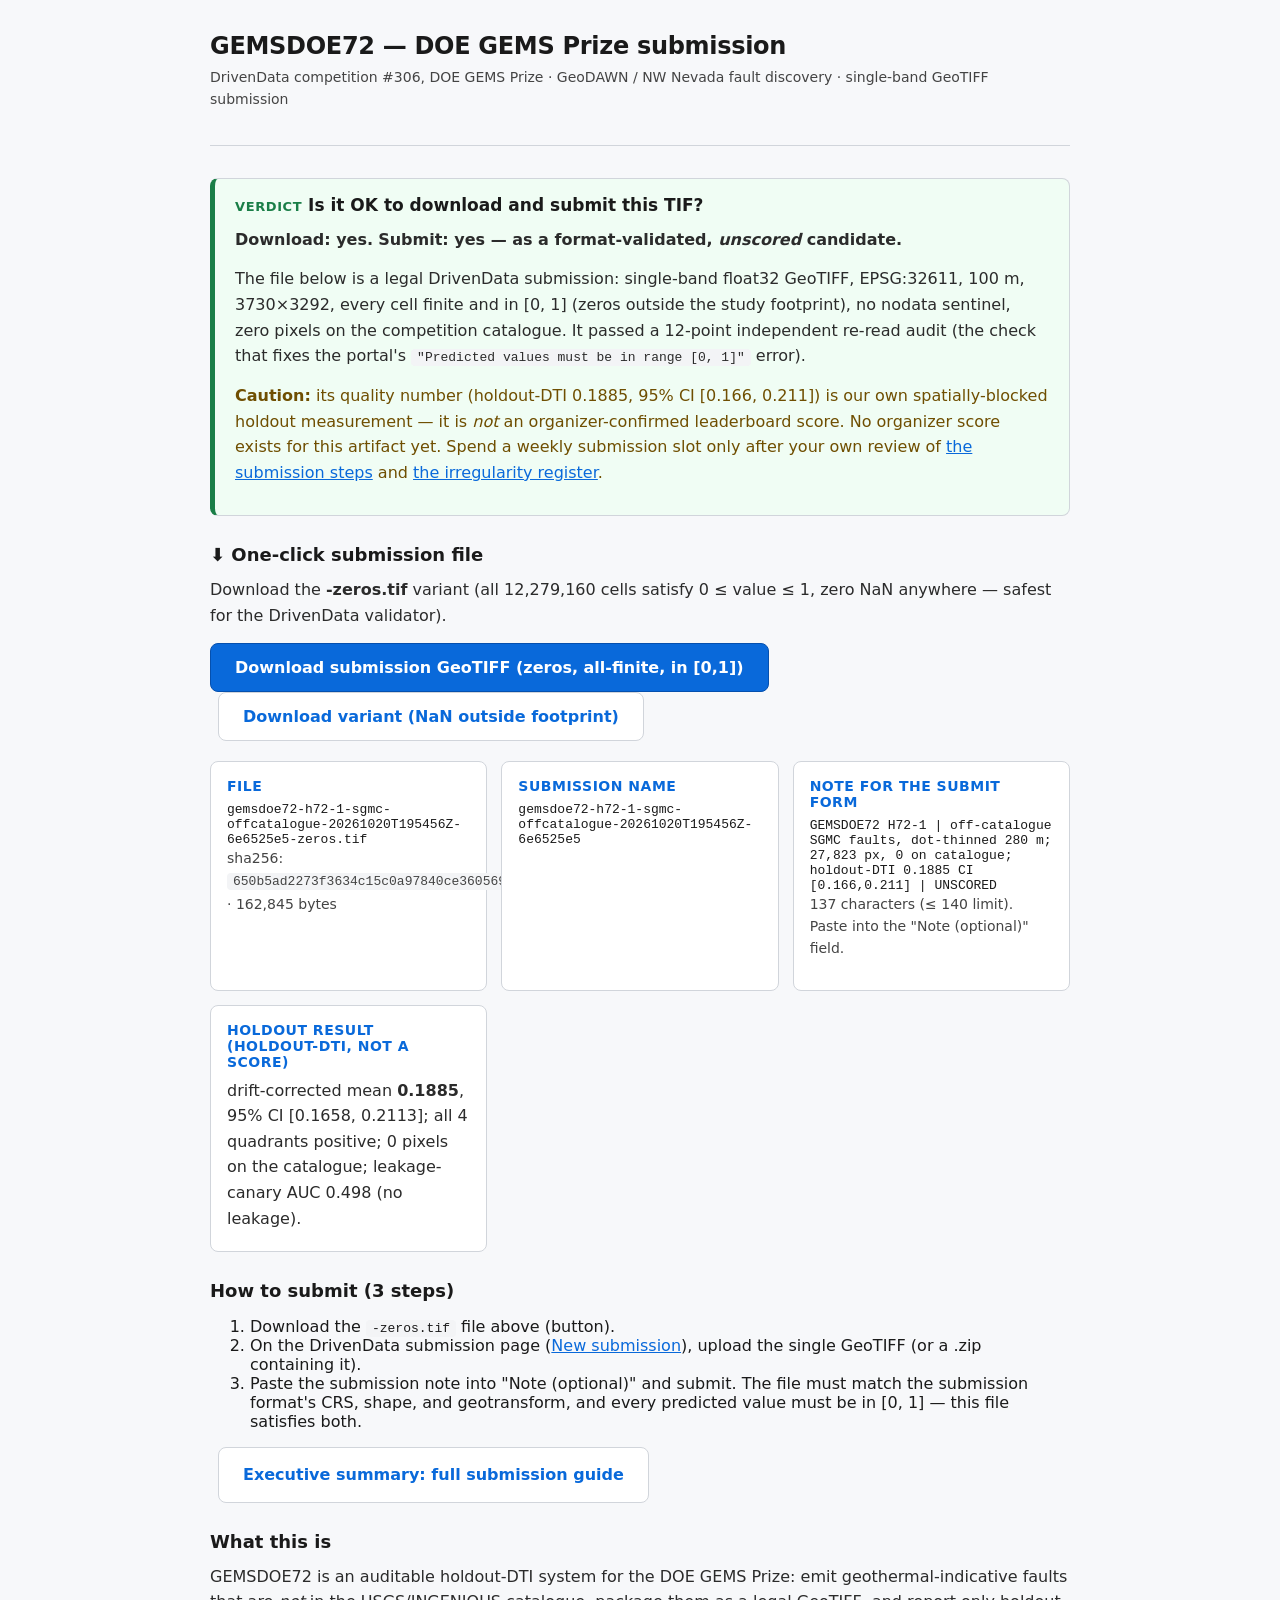
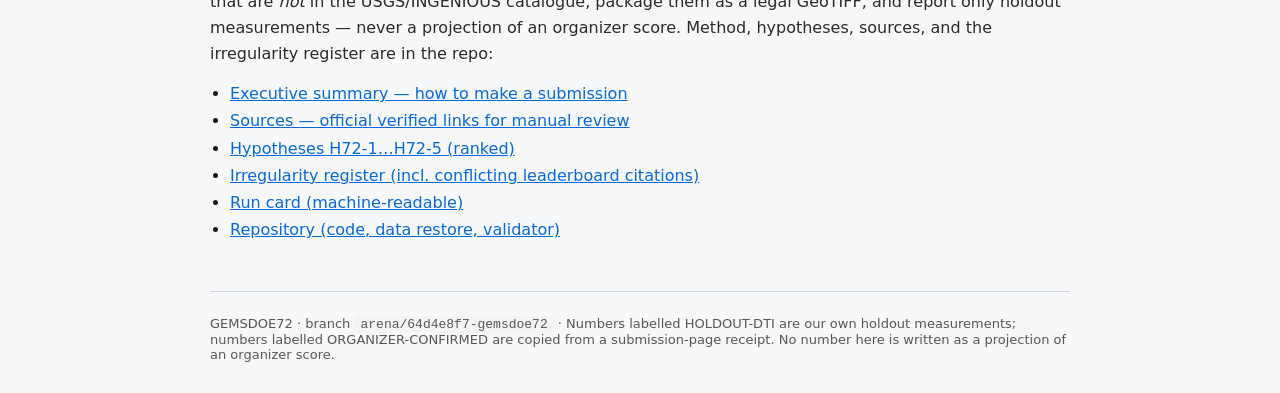
<file: index.html>
<!DOCTYPE html>
<html lang="en">
<meta charset="utf-8">
<meta http-equiv="refresh" content="0; url=docs/index.html">
<meta name="viewport" content="width=device-width, initial-scale=1">
<title>GEMSDOE72 — DOE GEMS Prize submission</title>
<style>
  body { font-family: system-ui, -apple-system, Segoe UI, Roboto, Helvetica, Arial, sans-serif; margin: 0; padding: 40px 20px; color: #1a1a1a; background: #f7f8fa; }
  .shell { max-width: 560px; margin: 0 auto; background: #fff; border: 1px solid #d1d5db; border-radius: 8px; padding: 32px; }
  h1 { font-size: 20px; margin: 0 0 12px; }
  p { line-height: 1.6; margin: 0 0 16px; color: #2b2b2b; }
  a.btn { display: inline-block; background: #0969da; color: #fff; padding: 12px 22px; border-radius: 8px; text-decoration: none; font-weight: 600; border: 1px solid #0550ae; }
  a.btn:hover { background: #0550ae; }
  code { font-family: ui-monospace, SFMono-Regular, Menlo, monospace; font-size: 13px; background: #f3f4f6; padding: 1px 5px; border-radius: 4px; }
</style>
<body>
<div class="shell">
  <h1>GEMSDOE72 — DOE GEMS Prize submission</h1>
  <p>Redirecting to the submission site… <a class="btn" href="docs/index.html">Go to the site (download the submission TIF)</a></p>
  <p class="note">Repository: <code>buffedlizard55-lab/GEMSDOE72</code> · branch <code>arena/64d4e8f7-gemsdoe72</code> merged to <code>main</code>. The submission GeoTIFF lives at <code>docs/downloads/gemsdoe72-h72-1-sgmc-offcatalogue-20261020T195456Z-6e6525e5-zeros.tif</code> (sha256 <code>650b5ad…683966</code>).</p>
</div>
</body>
</html>
</file>
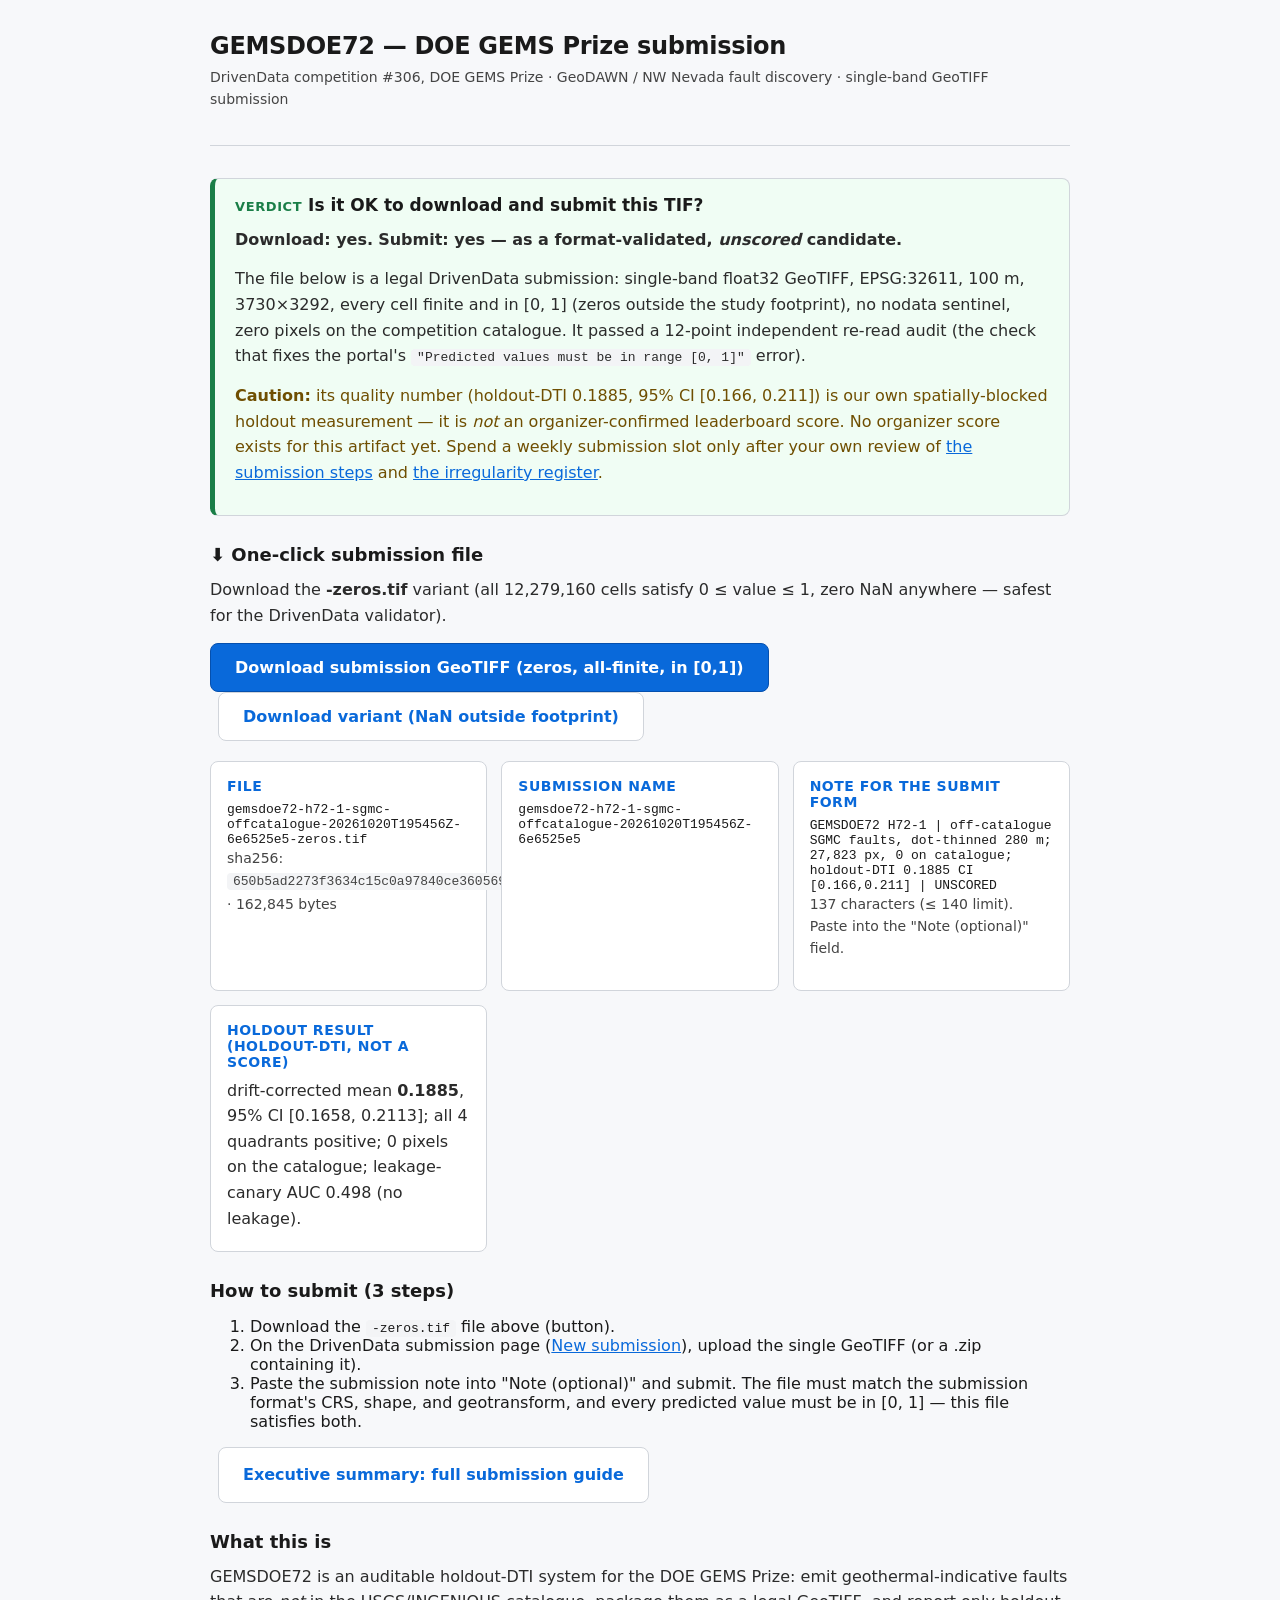
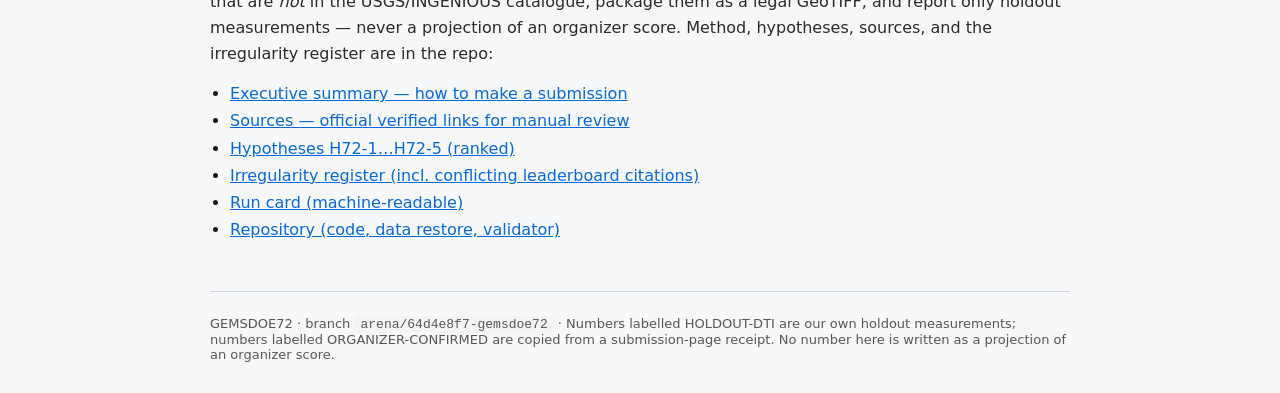
<file: docs/index.html>
<!DOCTYPE html>
<html lang="en">
<head>
<meta charset="utf-8">
<meta name="viewport" content="width=device-width, initial-scale=1">
<title>GEMSDOE72 — DOE GEMS Prize submission</title>
<style>
  body { font-family: system-ui, -apple-system, Segoe UI, Roboto, Helvetica, Arial, sans-serif; margin: 0; padding: 0; color: #1a1a1a; background: #f7f8fa; }
  .shell { max-width: 860px; margin: 0 auto; padding: 32px 20px; }
  header { border-bottom: 1px solid #d1d5db; padding-bottom: 20px; margin-bottom: 32px; }
  h1 { font-size: 24px; margin: 0 0 6px; letter-spacing: -0.3px; }
  h2 { font-size: 18px; margin: 28px 0 12px; font-weight: 600; }
  p { line-height: 1.6; margin: 0 0 14px; color: #2b2b2b; }
  a { color: #0969da; text-decoration: underline; }
  a.btn { display: inline-block; background: #0969da; color: #fff; padding: 14px 24px; border-radius: 8px; text-decoration: none; font-weight: 600; font-size: 16px; border: 1px solid #0550ae; }
  a.btn:hover { background: #0550ae; }
  a.btn.secondary { background: #ffffff; color: #0969da; border: 1px solid #d1d5db; margin-left: 8px; }
  .verdict { border: 1px solid #d1d5db; border-left: 5px solid; border-radius: 8px; padding: 16px 20px; margin: 24px 0; background: #fff; }
  .verdict.yes { border-left-color: #1a7e47; background: #f0fdf4; }
  .verdict h2 { margin-top: 0; font-size: 17px; }
  .verdict .tag { font-weight: 700; font-size: 13px; text-transform: uppercase; letter-spacing: 0.6px; }
  .verdict.yes .tag { color: #1a7e47; }
  .verdict .caution { color: #6f4e01; }
  table { width: 100%; border-collapse: collapse; margin: 16px 0; font-size: 14px; }
  th, td { border: 1px solid #d1d5db; padding: 8px 10px; text-align: left; vertical-align: top; }
  th { background: #f3f4f6; font-weight: 600; }
  code { font-family: ui-monospace, SFMono-Regular, Menlo, monospace; font-size: 13px; background: #f3f4f6; padding: 1px 6px; border-radius: 4px; }
  .mono { font-family: ui-monospace, SFMono-Regular, Menlo, monospace; font-size: 13px; }
  .note { color: #444; font-size: 14px; }
  ul { margin: 6px 0 14px 20px; padding: 0; line-height: 1.7; }
  .grid { display: grid; grid-template-columns: repeat(auto-fit, minmax(260px, 1fr)); gap: 14px; margin: 20px 0; }
  .card { border: 1px solid #d1d5db; border-radius: 8px; padding: 16px; background: #fff; }
  .card h3 { margin: 0 0 8px; font-size: 14px; text-transform: uppercase; letter-spacing: 0.5px; color: #0969da; }
  footer { margin-top: 48px; padding-top: 24px; border-top: 1px solid #d1d5db; color: #575757; font-size: 13px; }
</style>
</head>
<body>
<div class="shell">
  <header>
    <h1>GEMSDOE72 — DOE GEMS Prize submission</h1>
    <p class="note">DrivenData competition #306, DOE GEMS Prize · GeoDAWN / NW Nevada fault discovery · single-band GeoTIFF submission</p>
  </header>

  <section class="verdict yes">
    <h2><span class="tag">verdict</span> Is it OK to download and submit this TIF?</h2>
    <p><strong>Download: yes.</strong> <strong>Submit: yes — as a format-validated, <em>unscored</em> candidate.</strong></p>
    <p>The file below is a legal DrivenData submission: single-band float32 GeoTIFF, EPSG:32611, 100 m, 3730×3292, every cell finite and in [0, 1] (zeros outside the study footprint), no nodata sentinel, zero pixels on the competition catalogue. It passed a 12-point independent re-read audit (the check that fixes the portal's <code>"Predicted values must be in range [0, 1]"</code> error).</p>
    <p class="caution"><strong>Caution:</strong> its quality number (holdout-DTI 0.1885, 95% CI [0.166, 0.211]) is our own spatially-blocked holdout measurement — it is <em>not</em> an organizer-confirmed leaderboard score. No organizer score exists for this artifact yet. Spend a weekly submission slot only after your own review of <a href="executive-summary.html">the submission steps</a> and <a href="irregularities.html">the irregularity register</a>.</p>
  </section>

  <section>
    <h2>⬇ One-click submission file</h2>
    <p>Download the <strong>-zeros.tif</strong> variant (all 12,279,160 cells satisfy 0 ≤ value ≤ 1, zero NaN anywhere — safest for the DrivenData validator).</p>
    <a class="btn" href="downloads/gemsdoe72-h72-1-sgmc-offcatalogue-20261020T195456Z-6e6525e5-zeros.tif" download>Download submission GeoTIFF (zeros, all-finite, in [0,1])</a>
    <a class="btn secondary" href="downloads/gemsdoe72-h72-1-sgmc-offcatalogue-20261020T195456Z-6e6525e5-nan.tif">Download variant (NaN outside footprint)</a>
    <div class="grid">
      <div class="card">
        <h3>File</h3>
        <div class="mono">gemsdoe72-h72-1-sgmc-offcatalogue-20261020T195456Z-6e6525e5-zeros.tif</div>
        <p class="note">sha256: <code class="mono">650b5ad2273f3634c15c0a97840ce36056906d3a2cedb110a77f8708c6783966</code> · 162,845 bytes</p>
      </div>
      <div class="card">
        <h3>Submission name</h3>
        <div class="mono">gemsdoe72-h72-1-sgmc-offcatalogue-20261020T195456Z-6e6525e5</div>
      </div>
      <div class="card">
        <h3>Note for the submit form</h3>
        <div class="mono" style="white-space:pre-wrap">GEMSDOE72 H72-1 | off-catalogue SGMC faults, dot-thinned 280 m; 27,823 px, 0 on catalogue; holdout-DTI 0.1885 CI [0.166,0.211] | UNSCORED</div>
        <p class="note">137 characters (≤ 140 limit). Paste into the "Note (optional)" field.</p>
      </div>
      <div class="card">
        <h3>Holdout result (HOLDOUT-DTI, not a score)</h3>
        <p style="margin:4px 0">drift-corrected mean <strong>0.1885</strong>, 95% CI [0.1658, 0.2113]; all 4 quadrants positive; 0 pixels on the catalogue; leakage-canary AUC 0.498 (no leakage).</p>
      </div>
    </div>
  </section>

  <section>
    <h2>How to submit (3 steps)</h2>
    <ol>
      <li>Download the <code>-zeros.tif</code> file above (button).</li>
      <li>On the DrivenData submission page (<a href="https://www.drivendata.org/competitions/306/competition-doe-gems/submissions/" target="_blank" rel="noopener">New submission</a>), upload the single GeoTIFF (or a .zip containing it).</li>
      <li>Paste the submission note into "Note (optional)" and submit. The file must match the submission format's CRS, shape, and geotransform, and every predicted value must be in [0, 1] — this file satisfies both.</li>
    </ol>
    <p><a class="btn secondary" href="executive-summary.html">Executive summary: full submission guide</a></p>
  </section>

  <section>
    <h2>What this is</h2>
    <p>GEMSDOE72 is an auditable holdout-DTI system for the DOE GEMS Prize: emit geothermal-indicative faults that are <em>not</em> in the USGS/INGENIOUS catalogue, package them as a legal GeoTIFF, and report only holdout measurements — never a projection of an organizer score. Method, hypotheses, sources, and the irregularity register are in the repo:</p>
    <ul>
      <li><a href="executive-summary.html">Executive summary — how to make a submission</a></li>
      <li><a href="sources.html">Sources — official verified links for manual review</a></li>
      <li><a href="hypotheses.html">Hypotheses H72-1…H72-5 (ranked)</a></li>
      <li><a href="irregularities.html">Irregularity register (incl. conflicting leaderboard citations)</a></li>
      <li><a href="run_card.json">Run card (machine-readable)</a></li>
      <li><a href="https://github.com/buffedlizard55-lab/GEMSDOE72">Repository (code, data restore, validator)</a></li>
    </ul>
  </section>

  <footer>
    GEMSDOE72 · branch <code>arena/64d4e8f7-gemsdoe72</code> · Numbers labelled HOLDOUT-DTI are our own holdout measurements; numbers labelled ORGANIZER-CONFIRMED are copied from a submission-page receipt. No number here is written as a projection of an organizer score.
  </footer>
</div>
</body>
</html>
</file>
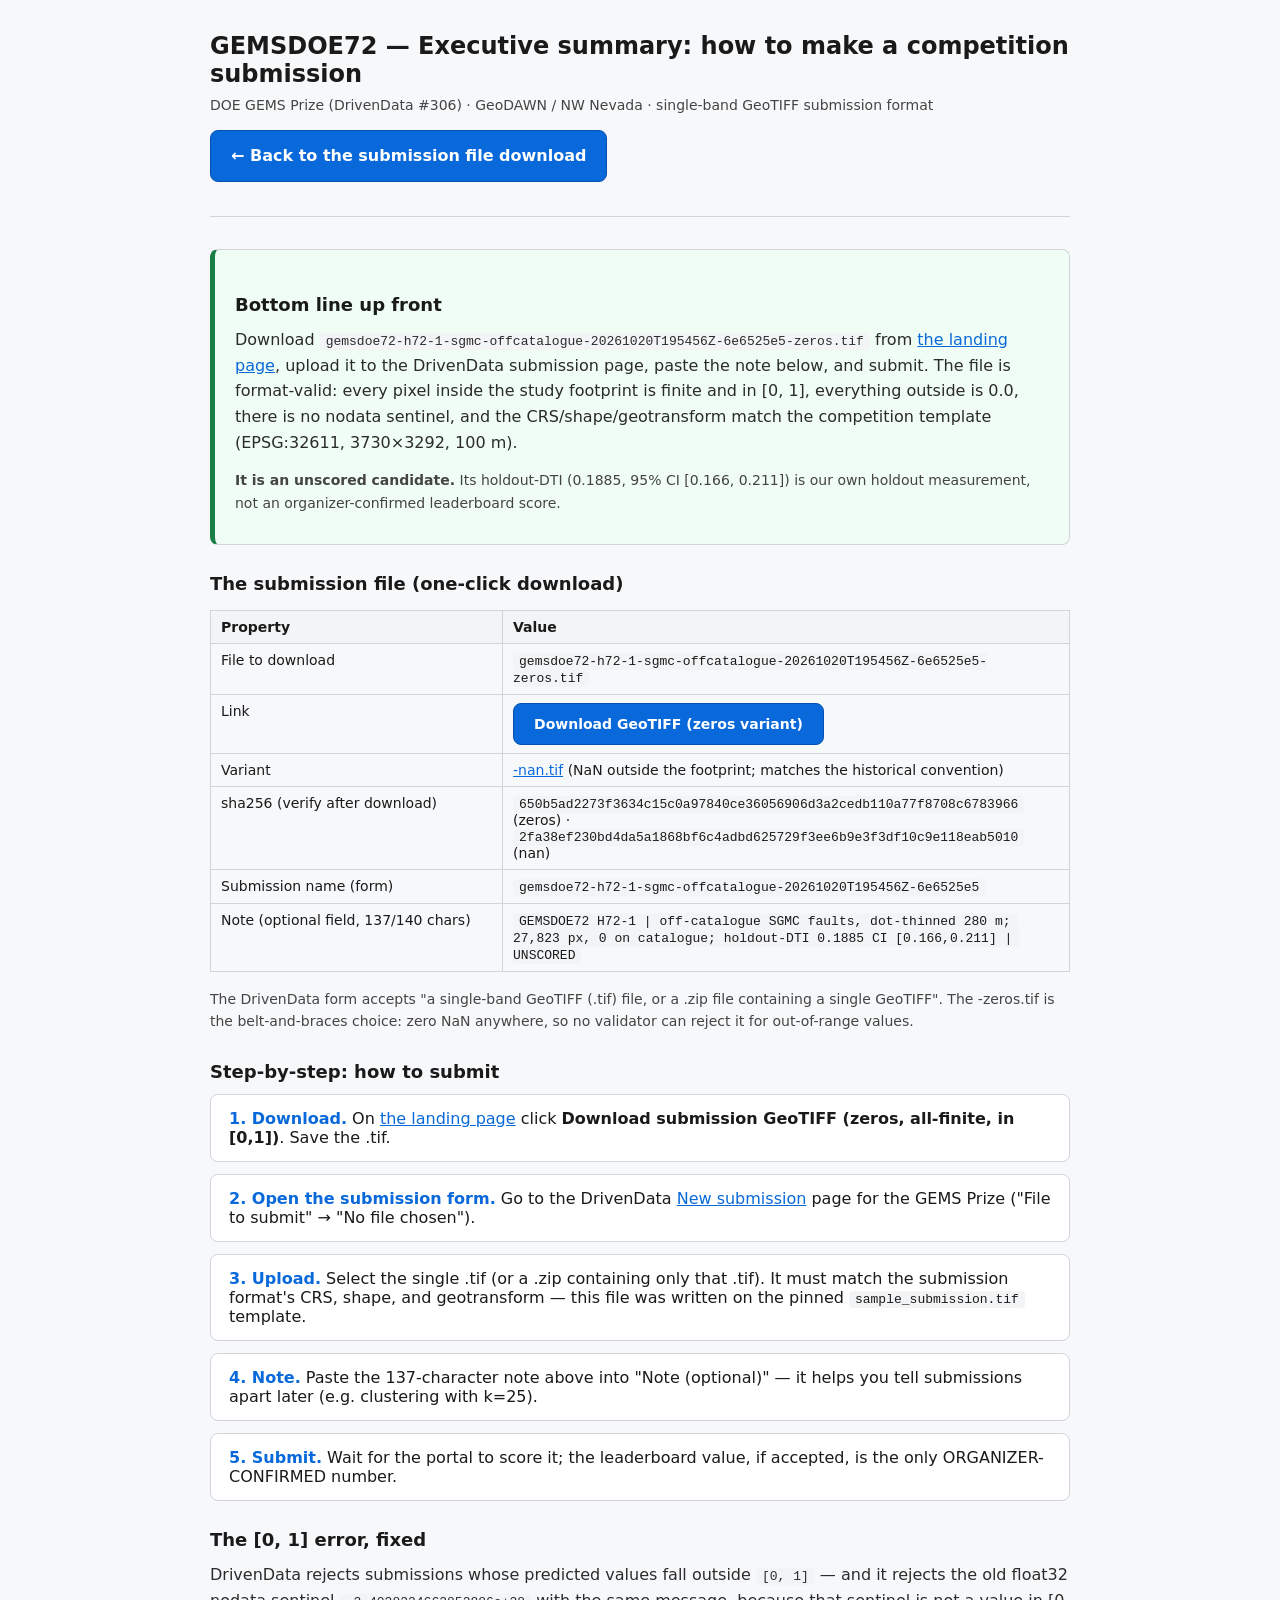
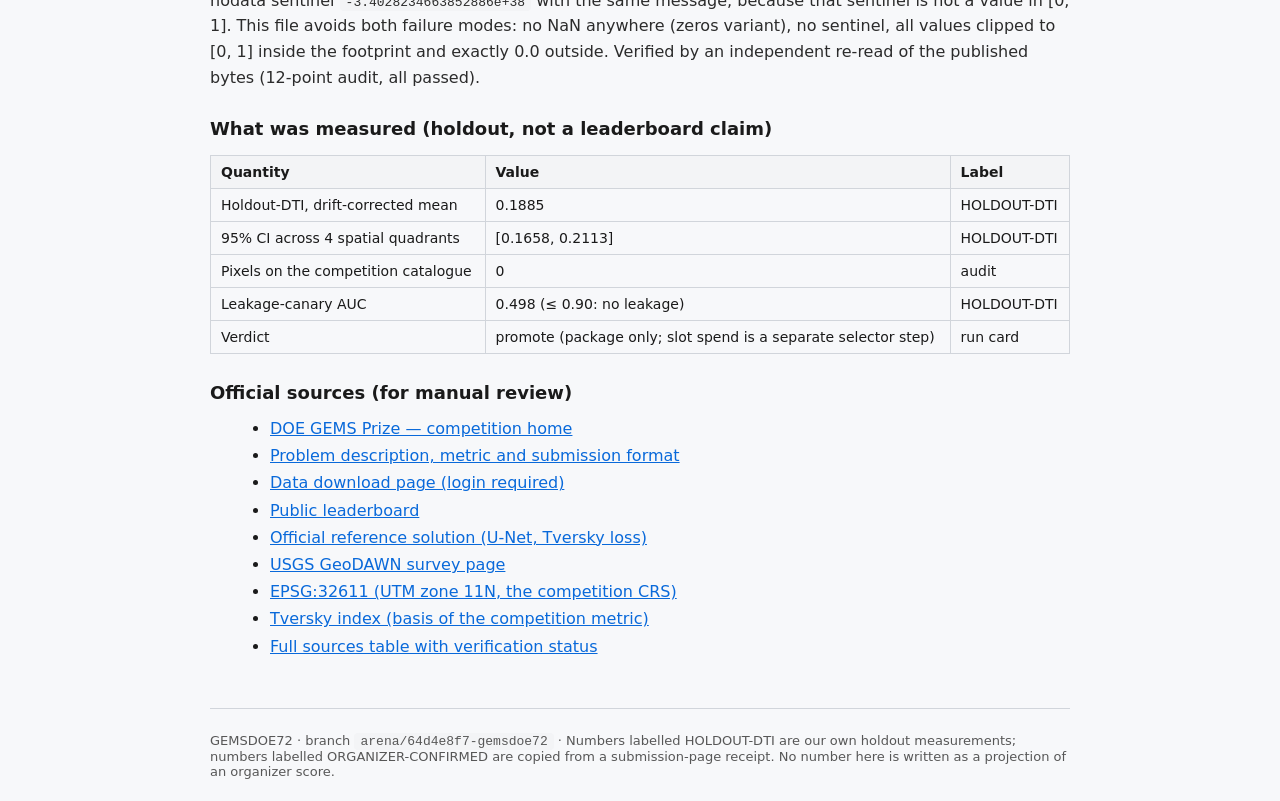
<file: docs/executive-summary.html>
<!DOCTYPE html>
<html lang="en">
<head>
<meta charset="utf-8">
<meta name="viewport" content="width=device-width, initial-scale=1">
<title>GEMSDOE72 — Executive summary: how to make a submission</title>
<style>
  body { font-family: system-ui, -apple-system, Segoe UI, Roboto, Helvetica, Arial, sans-serif; margin: 0; padding: 0; color: #1a1a1a; background: #f7f8fa; }
  .shell { max-width: 860px; margin: 0 auto; padding: 32px 20px; }
  header { border-bottom: 1px solid #d1d5db; padding-bottom: 20px; margin-bottom: 32px; }
  h1 { font-size: 24px; margin: 0 0 6px; }
  h2 { font-size: 18px; margin: 28px 0 12px; font-weight: 600; }
  h3 { font-size: 15px; margin: 18px 0 8px; font-weight: 600; }
  p { line-height: 1.6; margin: 0 0 14px; color: #2b2b2b; }
  a { color: #0969da; text-decoration: underline; }
  a.btn { display: inline-block; background: #0969da; color: #fff; padding: 12px 20px; border-radius: 8px; text-decoration: none; font-weight: 600; border: 1px solid #0550ae; }
  a.btn:hover { background: #0550ae; }
  .verdict { border: 1px solid #d1d5db; border-left: 5px solid #6f4e01; border-radius: 8px; padding: 16px 20px; margin: 24px 0; background: #fffbf0; }
  .verdict.yes { border-left-color: #1a7e47; background: #f0fdf4; }
  table { width: 100%; border-collapse: collapse; margin: 16px 0; font-size: 14px; }
  th, td { border: 1px solid #d1d5db; padding: 8px 10px; text-align: left; vertical-align: top; }
  th { background: #f3f4f6; font-weight: 600; }
  code { font-family: ui-monospace, SFMono-Regular, Menlo, monospace; font-size: 13px; background: #f3f4f6; padding: 1px 6px; border-radius: 4px; }
  .mono { font-family: ui-monospace, SFMono-Regular, Menlo, monospace; font-size: 13px; }
  .note { color: #444; font-size: 14px; }
  ul { margin: 6px 0 14px 20px; line-height: 1.7; }
  ol { margin: 6px 0 14px 22px; line-height: 1.8; }
  .step { border: 1px solid #d1d5db; border-radius: 8px; padding: 14px 18px; margin: 12px 0; background: #fff; }
  .step b { color: #0969da; }
  .badge { display: inline-block; background: #e7e7ea; color: #24292f; border-radius: 6px; padding: 2px 8px; font-size: 12px; font-weight: 600; margin-right: 6px; }
  footer { margin-top: 48px; padding-top: 24px; border-top: 1px solid #d1d5db; color: #575757; font-size: 13px; }
</style>
</head>
<body>
<div class="shell">
  <header>
    <h1>GEMSDOE72 — Executive summary: how to make a competition submission</h1>
    <p class="note">DOE GEMS Prize (DrivenData #306) · GeoDAWN / NW Nevada · single-band GeoTIFF submission format</p>
    <p><a class="btn" href="index.html">← Back to the submission file download</a></p>
  </header>

  <section class="verdict yes">
    <h2>Bottom line up front</h2>
    <p>Download <code>gemsdoe72-h72-1-sgmc-offcatalogue-20261020T195456Z-6e6525e5-zeros.tif</code> from <a href="index.html">the landing page</a>, upload it to the DrivenData submission page, paste the note below, and submit. The file is format-valid: every pixel inside the study footprint is finite and in [0, 1], everything outside is 0.0, there is no nodata sentinel, and the CRS/shape/geotransform match the competition template (EPSG:32611, 3730×3292, 100 m).</p>
    <p class="note"><strong>It is an unscored candidate.</strong> Its holdout-DTI (0.1885, 95% CI [0.166, 0.211]) is our own holdout measurement, not an organizer-confirmed leaderboard score.</p>
  </section>

  <section>
    <h2>The submission file (one-click download)</h2>
    <table>
      <tr><th style="width:34%">Property</th><th>Value</th></tr>
      <tr><td>File to download</td><td><code class="mono">gemsdoe72-h72-1-sgmc-offcatalogue-20261020T195456Z-6e6525e5-zeros.tif</code></td></tr>
      <tr><td>Link</td><td><a href="downloads/gemsdoe72-h72-1-sgmc-offcatalogue-20261020T195456Z-6e6525e5-zeros.tif" class="btn">Download GeoTIFF (zeros variant)</a></td></tr>
      <tr><td>Variant</td><td><a href="downloads/gemsdoe72-h72-1-sgmc-offcatalogue-20261020T195456Z-6e6525e5-nan.tif">-nan.tif</a> (NaN outside the footprint; matches the historical convention)</a></td></tr>
      <tr><td>sha256 (verify after download)</td><td><code class="mono">650b5ad2273f3634c15c0a97840ce36056906d3a2cedb110a77f8708c6783966</code> (zeros) · <code class="mono">2fa38ef230bd4da5a1868bf6c4adbd625729f3ee6b9e3f3df10c9e118eab5010</code> (nan)</td></tr>
      <tr><td>Submission name (form)</td><td><code class="mono">gemsdoe72-h72-1-sgmc-offcatalogue-20261020T195456Z-6e6525e5</code></td></tr>
      <tr><td>Note (optional field, 137/140 chars)</td><td><code class="mono" style="white-space:pre-wrap">GEMSDOE72 H72-1 | off-catalogue SGMC faults, dot-thinned 280 m; 27,823 px, 0 on catalogue; holdout-DTI 0.1885 CI [0.166,0.211] | UNSCORED</code></td></tr>
    </table>
    <p class="note">The DrivenData form accepts "a single-band GeoTIFF (.tif) file, or a .zip file containing a single GeoTIFF". The -zeros.tif is the belt-and-braces choice: zero NaN anywhere, so no validator can reject it for out-of-range values.</p>
  </section>

  <section>
    <h2>Step-by-step: how to submit</h2>
    <div class="step"><b>1. Download.</b> On <a href="index.html">the landing page</a> click <strong>Download submission GeoTIFF (zeros, all-finite, in [0,1])</strong>. Save the .tif.</div>
    <div class="step"><b>2. Open the submission form.</b> Go to the DrivenData <a href="https://www.drivendata.org/competitions/306/competition-doe-gems/submissions/" target="_blank" rel="noopener">New submission</a> page for the GEMS Prize ("File to submit" → "No file chosen").</div>
    <div class="step"><b>3. Upload.</b> Select the single .tif (or a .zip containing only that .tif). It must match the submission format's CRS, shape, and geotransform — this file was written on the pinned <code>sample_submission.tif</code> template.</div>
    <div class="step"><b>4. Note.</b> Paste the 137-character note above into "Note (optional)" — it helps you tell submissions apart later (e.g. clustering with k=25).</div>
    <div class="step"><b>5. Submit.</b> Wait for the portal to score it; the leaderboard value, if accepted, is the only ORGANIZER-CONFIRMED number.</div>
  </section>

  <section>
    <h2>The [0, 1] error, fixed</h2>
    <p>DrivenData rejects submissions whose predicted values fall outside <code>[0, 1]</code> — and it rejects the old float32 nodata sentinel <code>-3.4028234663852886e+38</code> with the same message, because that sentinel is not a value in [0, 1]. This file avoids both failure modes: no NaN anywhere (zeros variant), no sentinel, all values clipped to [0, 1] inside the footprint and exactly 0.0 outside. Verified by an independent re-read of the published bytes (12-point audit, all passed).</p>
  </section>

  <section>
    <h2>What was measured (holdout, not a leaderboard claim)</h2>
    <table>
      <tr><th>Quantity</th><th>Value</th><th>Label</th></tr>
      <tr><td>Holdout-DTI, drift-corrected mean</td><td>0.1885</td><td>HOLDOUT-DTI</td></tr>
      <tr><td>95% CI across 4 spatial quadrants</td><td>[0.1658, 0.2113]</td><td>HOLDOUT-DTI</td></tr>
      <tr><td>Pixels on the competition catalogue</td><td>0</td><td>audit</td></tr>
      <tr><td>Leakage-canary AUC</td><td>0.498 (≤ 0.90: no leakage)</td><td>HOLDOUT-DTI</td></tr>
      <tr><td>Verdict</td><td>promote (package only; slot spend is a separate selector step)</td><td>run card</td></tr>
    </table>
  </section>

  <section>
    <h2>Official sources (for manual review)</h2>
    <ul>
      <li><a href="https://www.drivendata.org/competitions/306/competition-doe-gems/" target="_blank" rel="noopener">DOE GEMS Prize — competition home</a></li>
      <li><a href="https://www.drivendata.org/competitions/306/competition-doe-gems/page/967/" target="_blank" rel="noopener">Problem description, metric and submission format</a></li>
      <li><a href="https://www.drivendata.org/competitions/306/competition-doe-gems/data/" target="_blank" rel="noopener">Data download page (login required)</a></li>
      <li><a href="https://www.drivendata.org/competitions/306/competition-doe-gems/leaderboard/" target="_blank" rel="noopener">Public leaderboard</a></li>
      <li><a href="https://github.com/drivendataorg/gems-prize-reference-solution" target="_blank" rel="noopener">Official reference solution (U-Net, Tversky loss)</a></li>
      <li><a href="https://www.usgs.gov/data/geodawn-airborne-magnetic-and-radiometric-surveys-northwestern-great-basin-nevada-and" target="_blank" rel="noopener">USGS GeoDAWN survey page</a></li>
      <li><a href="https://epsg.io/32611" target="_blank" rel="noopener">EPSG:32611 (UTM zone 11N, the competition CRS)</a></li>
      <li><a href="https://en.wikipedia.org/wiki/Tversky_index" target="_blank" rel="noopener">Tversky index (basis of the competition metric)</a></li>
      <li><a href="sources.html">Full sources table with verification status</a></li>
    </ul>
  </section>

  <footer>
    GEMSDOE72 · branch <code>arena/64d4e8f7-gemsdoe72</code> · Numbers labelled HOLDOUT-DTI are our own holdout measurements; numbers labelled ORGANIZER-CONFIRMED are copied from a submission-page receipt. No number here is written as a projection of an organizer score.
  </footer>
</div>
</body>
</html>
</file>
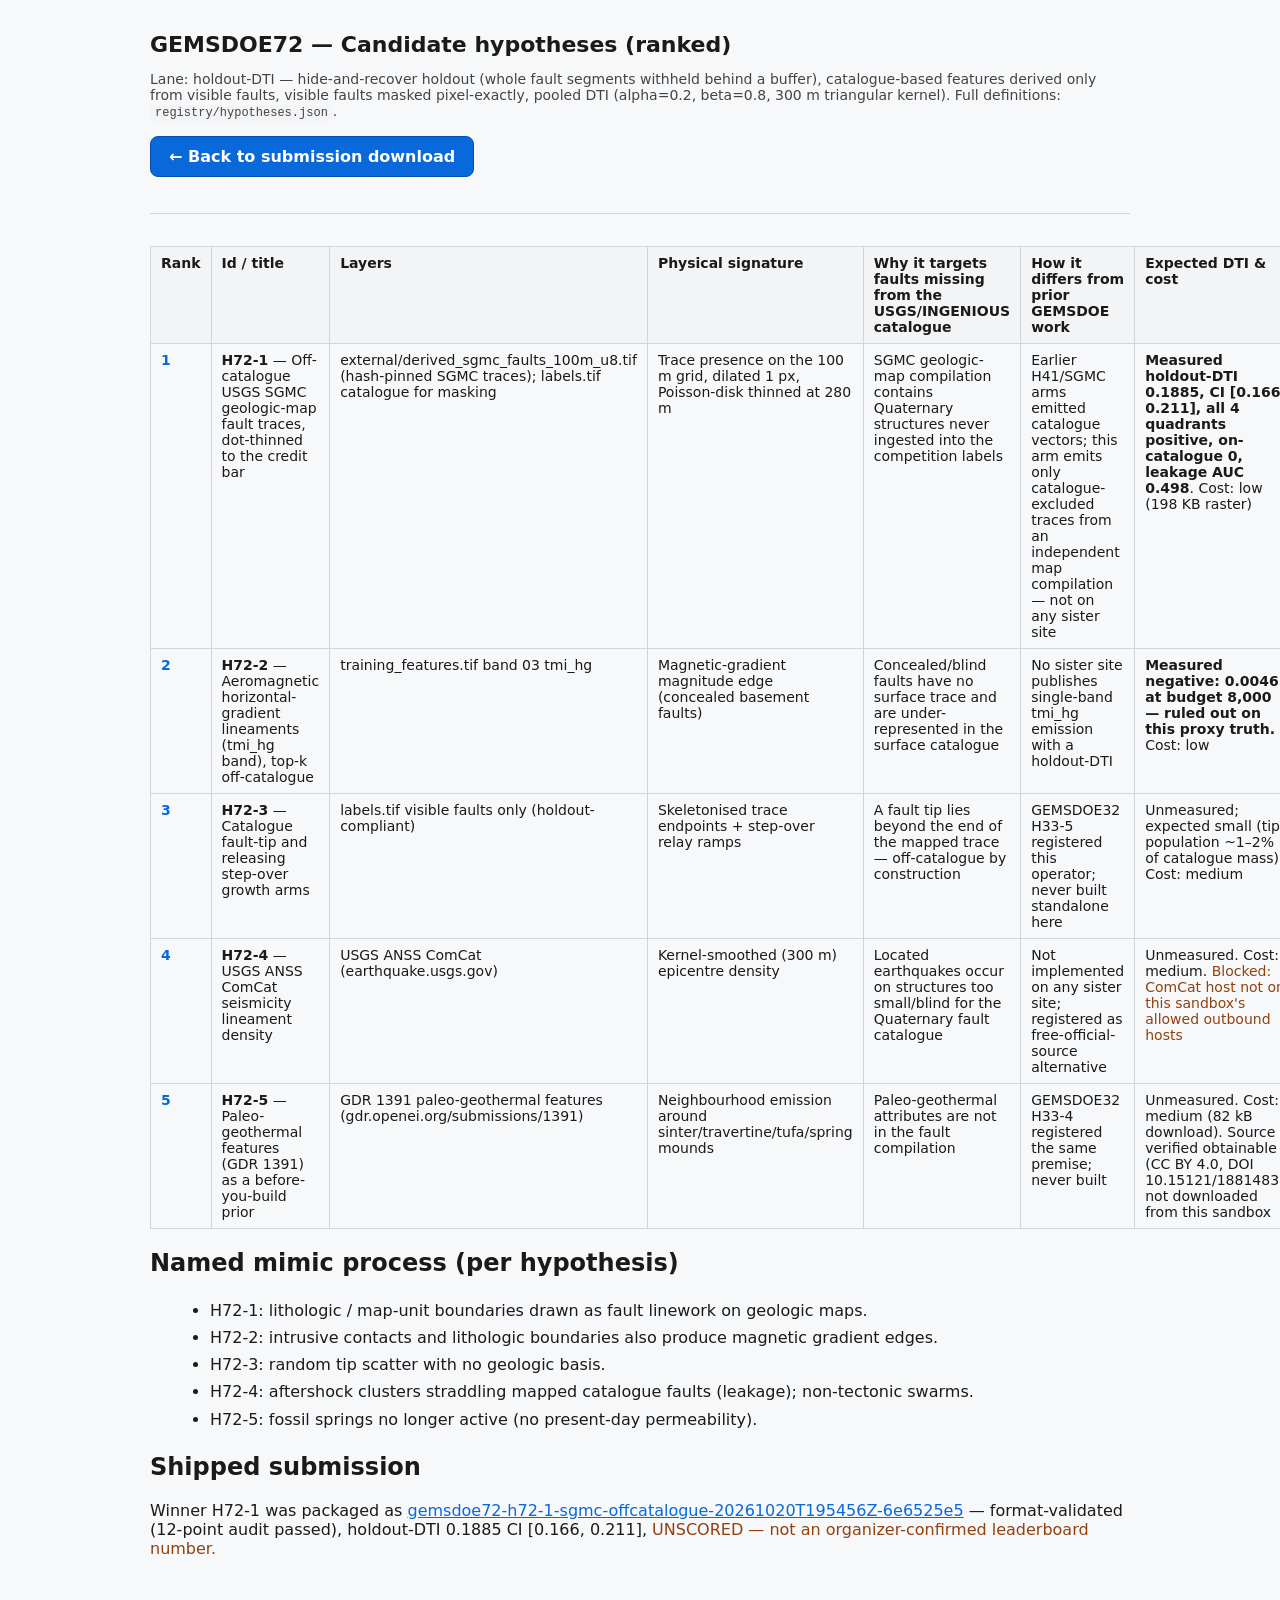
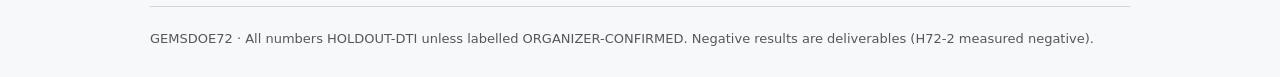
<file: docs/hypotheses.html>
<!DOCTYPE html>
<html lang="en">
<head>
<meta charset="utf-8">
<meta name="viewport" content="width=device-width, initial-scale=1">
<title>GEMSDOE72 — Hypotheses H72-1…H72-5</title>
<style>
  body { font-family: system-ui, -apple-system, Segoe UI, Roboto, Helvetica, Arial, sans-serif; margin: 0; padding: 0; color: #1a1a1a; background: #f7f8fa; }
  .shell { max-width: 980px; margin: 0 auto; padding: 32px 20px; }
  header { border-bottom: 1px solid #d1d5db; padding-bottom: 20px; margin-bottom: 32px; }
  h1 { font-size: 22px; margin: 0 0 6px; }
  a { color: #0969da; text-decoration: underline; }
  a.btn { display: inline-block; background: #0969da; color: #fff; padding: 10px 18px; border-radius: 8px; text-decoration: none; font-weight: 600; border: 1px solid #0550ae; }
  a.btn:hover { background: #0550ae; }
  table { width: 100%; border-collapse: collapse; margin: 16px 0; font-size: 14px; }
  th, td { border: 1px solid #d1d5db; padding: 8px 10px; text-align: left; vertical-align: top; }
  th { background: #f3f4f6; font-weight: 600; }
  code { font-family: ui-monospace, SFMono-Regular, Menlo, monospace; font-size: 12px; background: #f3f4f6; padding: 1px 5px; border-radius: 4px; }
  .note { color: #444; font-size: 14px; }
  .rank { font-weight: 700; color: #0969da; }
  footer { margin-top: 48px; padding-top: 24px; border-top: 1px solid #d1d5db; color: #575757; font-size: 13px; }
  ul { margin: 6px 0 14px 20px; line-height: 1.7; }
</style>
</head>
<body>
<div class="shell">
  <header>
    <h1>GEMSDOE72 — Candidate hypotheses (ranked)</h1>
    <p class="note">Lane: holdout-DTI — hide-and-recover holdout (whole fault segments withheld behind a buffer), catalogue-based features derived only from visible faults, visible faults masked pixel-exactly, pooled DTI (alpha=0.2, beta=0.8, 300 m triangular kernel). Full definitions: <code>registry/hypotheses.json</code>.</p>
    <p><a class="btn" href="index.html">← Back to submission download</a></p>
  </header>

  <table>
    <tr><th style="width:8%">Rank</th><th style="width:26%">Id / title</th><th>Layers</th><th>Physical signature</th><th>Why it targets faults missing from the USGS/INGENIOUS catalogue</th><th>How it differs from prior GEMSDOE work</th><th>Expected DTI &amp; cost</th></tr>
    <tr>
      <td><span class="rank">1</span></td>
      <td><b>H72-1</b> — Off-catalogue USGS SGMC geologic-map fault traces, dot-thinned to the credit bar</td>
      <td>external/derived_sgmc_faults_100m_u8.tif (hash-pinned SGMC traces); labels.tif catalogue for masking</td>
      <td>Trace presence on the 100 m grid, dilated 1 px, Poisson-disk thinned at 280 m</td>
      <td>SGMC geologic-map compilation contains Quaternary structures never ingested into the competition labels</td>
      <td>Earlier H41/SGMC arms emitted catalogue vectors; this arm emits only catalogue-excluded traces from an independent map compilation — not on any sister site</td>
      <td><b>Measured holdout-DTI 0.1885, CI [0.166, 0.211], all 4 quadrants positive, on-catalogue 0, leakage AUC 0.498</b>. Cost: low (198 KB raster)</td>
    </tr>
    <tr>
      <td><span class="rank">2</span></td>
      <td><b>H72-2</b> — Aeromagnetic horizontal-gradient lineaments (tmi_hg band), top-k off-catalogue</td>
      <td>training_features.tif band 03 tmi_hg</td>
      <td>Magnetic-gradient magnitude edge (concealed basement faults)</td>
      <td>Concealed/blind faults have no surface trace and are under-represented in the surface catalogue</td>
      <td>No sister site publishes single-band tmi_hg emission with a holdout-DTI</td>
      <td><b>Measured negative: 0.0046 at budget 8,000 — ruled out on this proxy truth.</b> Cost: low</td>
    </tr>
    <tr>
      <td><span class="rank">3</span></td>
      <td><b>H72-3</b> — Catalogue fault-tip and releasing step-over growth arms</td>
      <td>labels.tif visible faults only (holdout-compliant)</td>
      <td>Skeletonised trace endpoints + step-over relay ramps</td>
      <td>A fault tip lies beyond the end of the mapped trace — off-catalogue by construction</td>
      <td>GEMSDOE32 H33-5 registered this operator; never built standalone here</td>
      <td>Unmeasured; expected small (tip population ~1–2% of catalogue mass). Cost: medium</td>
    </tr>
    <tr>
      <td><span class="rank">4</span></td>
      <td><b>H72-4</b> — USGS ANSS ComCat seismicity lineament density</td>
      <td>USGS ANSS ComCat (earthquake.usgs.gov)</td>
      <td>Kernel-smoothed (300 m) epicentre density</td>
      <td>Located earthquakes occur on structures too small/blind for the Quaternary fault catalogue</td>
      <td>Not implemented on any sister site; registered as free-official-source alternative</td>
      <td>Unmeasured. Cost: medium. <span style="color:#92400e">Blocked: ComCat host not on this sandbox's allowed outbound hosts</span></td>
    </tr>
    <tr>
      <td><span class="rank">5</span></td>
      <td><b>H72-5</b> — Paleo-geothermal features (GDR 1391) as a before-you-build prior</td>
      <td>GDR 1391 paleo-geothermal features (gdr.openei.org/submissions/1391)</td>
      <td>Neighbourhood emission around sinter/travertine/tufa/spring mounds</td>
      <td>Paleo-geothermal attributes are not in the fault compilation</td>
      <td>GEMSDOE32 H33-4 registered the same premise; never built</td>
      <td>Unmeasured. Cost: medium (82 kB download). Source verified obtainable (CC BY 4.0, DOI 10.15121/1881483); not downloaded from this sandbox</td>
    </tr>
  </table>

  <section>
    <h2>Named mimic process (per hypothesis)</h2>
    <ul>
      <li>H72-1: lithologic / map-unit boundaries drawn as fault linework on geologic maps.</li>
      <li>H72-2: intrusive contacts and lithologic boundaries also produce magnetic gradient edges.</li>
      <li>H72-3: random tip scatter with no geologic basis.</li>
      <li>H72-4: aftershock clusters straddling mapped catalogue faults (leakage); non-tectonic swarms.</li>
      <li>H72-5: fossil springs no longer active (no present-day permeability).</li>
    </ul>
  </section>

  <section>
    <h2>Shipped submission</h2>
    <p>Winner H72-1 was packaged as <a href="index.html">gemsdoe72-h72-1-sgmc-offcatalogue-20261020T195456Z-6e6525e5</a> — format-validated (12-point audit passed), holdout-DTI 0.1885 CI [0.166, 0.211], <span style="color:#92400e">UNSCORED — not an organizer-confirmed leaderboard number.</span></p>
  </section>

  <footer>
    GEMSDOE72 · All numbers HOLDOUT-DTI unless labelled ORGANIZER-CONFIRMED. Negative results are deliverables (H72-2 measured negative).
  </footer>
</div>
</body>
</html>
</file>
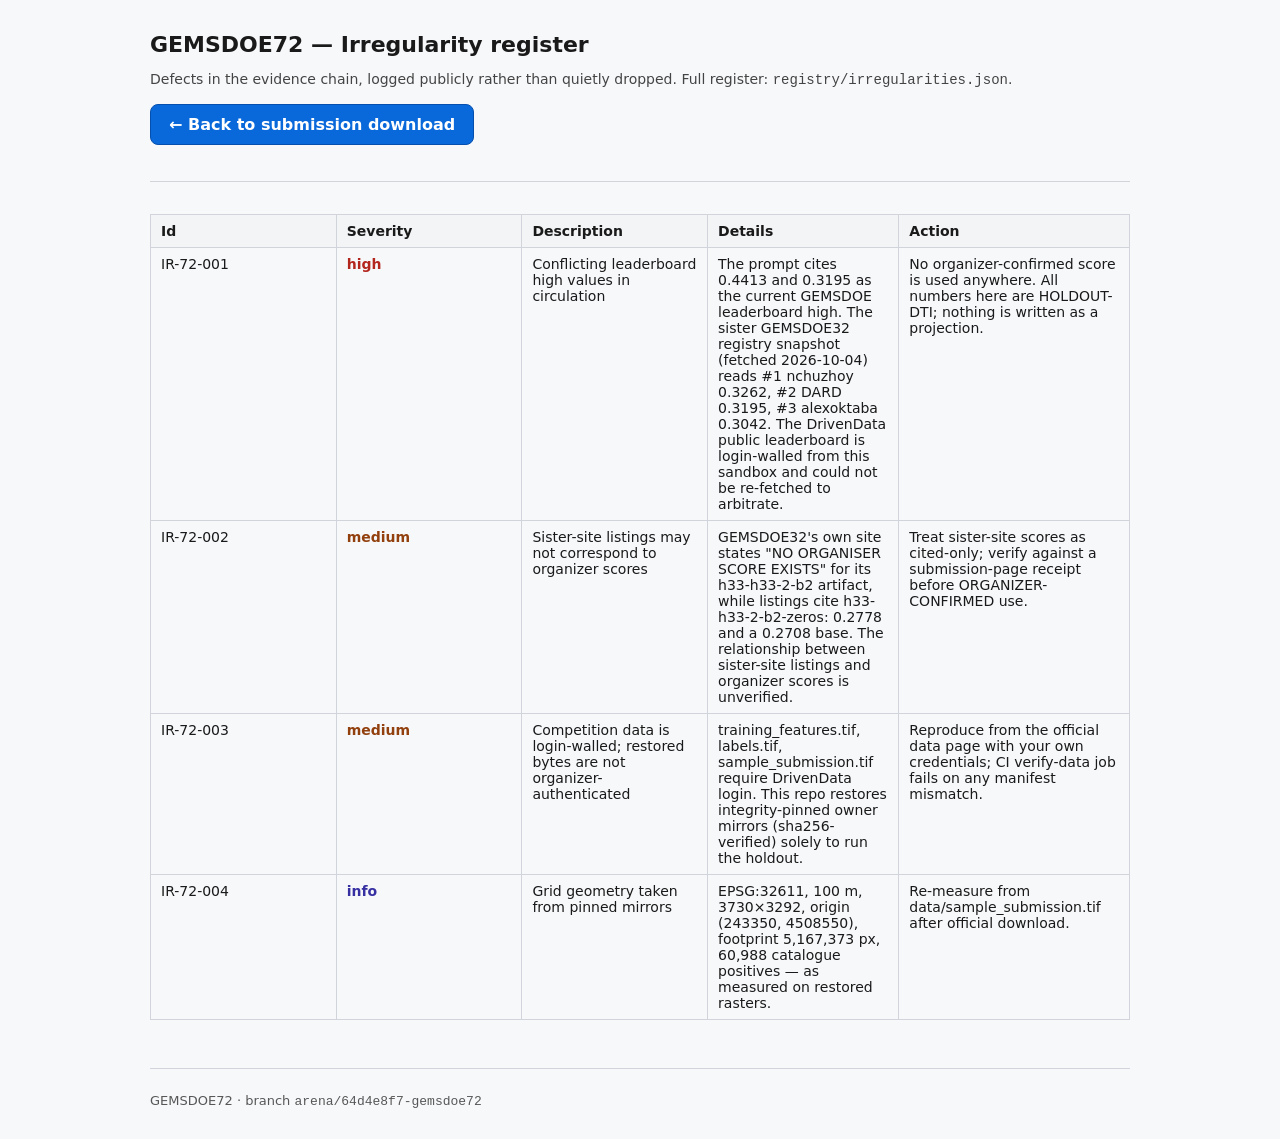
<file: docs/irregularities.html>
<!DOCTYPE html>
<html lang="en">
<head>
<meta charset="utf-8">
<meta name="viewport" content="width=device-width, initial-scale=1">
<title>GEMSDOE72 — Irregularity register</title>
<style>
  body { font-family: system-ui, -apple-system, Segoe UI, Roboto, Helvetica, Arial, sans-serif; margin: 0; padding: 0; color: #1a1a1a; background: #f7f8fa; }
  .shell { max-width: 980px; margin: 0 auto; padding: 32px 20px; }
  header { border-bottom: 1px solid #d1d5db; padding-bottom: 20px; margin-bottom: 32px; }
  h1 { font-size: 22px; margin: 0 0 6px; }
  a { color: #0969da; text-decoration: underline; }
  a.btn { display: inline-block; background: #0969da; color: #fff; padding: 10px 18px; border-radius: 8px; text-decoration: none; font-weight: 600; border: 1px solid #0550ae; }
  a.btn:hover { background: #0550ae; }
  table { width: 100%; border-collapse: collapse; margin: 16px 0; font-size: 14px; }
  th, td { border: 1px solid #d1d5db; padding: 8px 10px; text-align: left; vertical-align: top; }
  th { background: #f3f4f6; font-weight: 600; width: 150px; }
  .sev { font-weight: 700; }
  .high { color: #b3261e; }
  .med { color: #92400e; }
  .info { color: #3730a3; }
  .note { color: #444; font-size: 14px; }
  footer { margin-top: 48px; padding-top: 24px; border-top: 1px solid #d1d5db; color: #575757; font-size: 13px; }
</style>
</head>
<body>
<div class="shell">
  <header>
    <h1>GEMSDOE72 — Irregularity register</h1>
    <p class="note">Defects in the evidence chain, logged publicly rather than quietly dropped. Full register: <code>registry/irregularities.json</code>.</p>
    <p><a class="btn" href="index.html">← Back to submission download</a></p>
  </header>

  <table>
    <tr><th>Id</th><th>Severity</th><th>Description</th><th>Details</th><th>Action</th></tr>
    <tr>
      <td>IR-72-001</td>
      <td><span class="sev high">high</span></td>
      <td>Conflicting leaderboard high values in circulation</td>
      <td>The prompt cites 0.4413 and 0.3195 as the current GEMSDOE leaderboard high. The sister GEMSDOE32 registry snapshot (fetched 2026-10-04) reads #1 nchuzhoy 0.3262, #2 DARD 0.3195, #3 alexoktaba 0.3042. The DrivenData public leaderboard is login-walled from this sandbox and could not be re-fetched to arbitrate.</td>
      <td>No organizer-confirmed score is used anywhere. All numbers here are HOLDOUT-DTI; nothing is written as a projection.</td>
    </tr>
    <tr>
      <td>IR-72-002</td>
      <td><span class="sev med">medium</span></td>
      <td>Sister-site listings may not correspond to organizer scores</td>
      <td>GEMSDOE32's own site states "NO ORGANISER SCORE EXISTS" for its h33-h33-2-b2 artifact, while listings cite h33-h33-2-b2-zeros: 0.2778 and a 0.2708 base. The relationship between sister-site listings and organizer scores is unverified.</td>
      <td>Treat sister-site scores as cited-only; verify against a submission-page receipt before ORGANIZER-CONFIRMED use.</td>
    </tr>
    <tr>
      <td>IR-72-003</td>
      <td><span class="sev med">medium</span></td>
      <td>Competition data is login-walled; restored bytes are not organizer-authenticated</td>
      <td>training_features.tif, labels.tif, sample_submission.tif require DrivenData login. This repo restores integrity-pinned owner mirrors (sha256-verified) solely to run the holdout.</td>
      <td>Reproduce from the official data page with your own credentials; CI verify-data job fails on any manifest mismatch.</td>
    </tr>
    <tr>
      <td>IR-72-004</td>
      <td><span class="sev info">info</span></td>
      <td>Grid geometry taken from pinned mirrors</td>
      <td>EPSG:32611, 100 m, 3730×3292, origin (243350, 4508550), footprint 5,167,373 px, 60,988 catalogue positives — as measured on restored rasters.</td>
      <td>Re-measure from data/sample_submission.tif after official download.</td>
    </tr>
  </table>

  <footer>
    GEMSDOE72 · branch <code>arena/64d4e8f7-gemsdoe72</code>
  </footer>
</div>
</body>
</html>
</file>
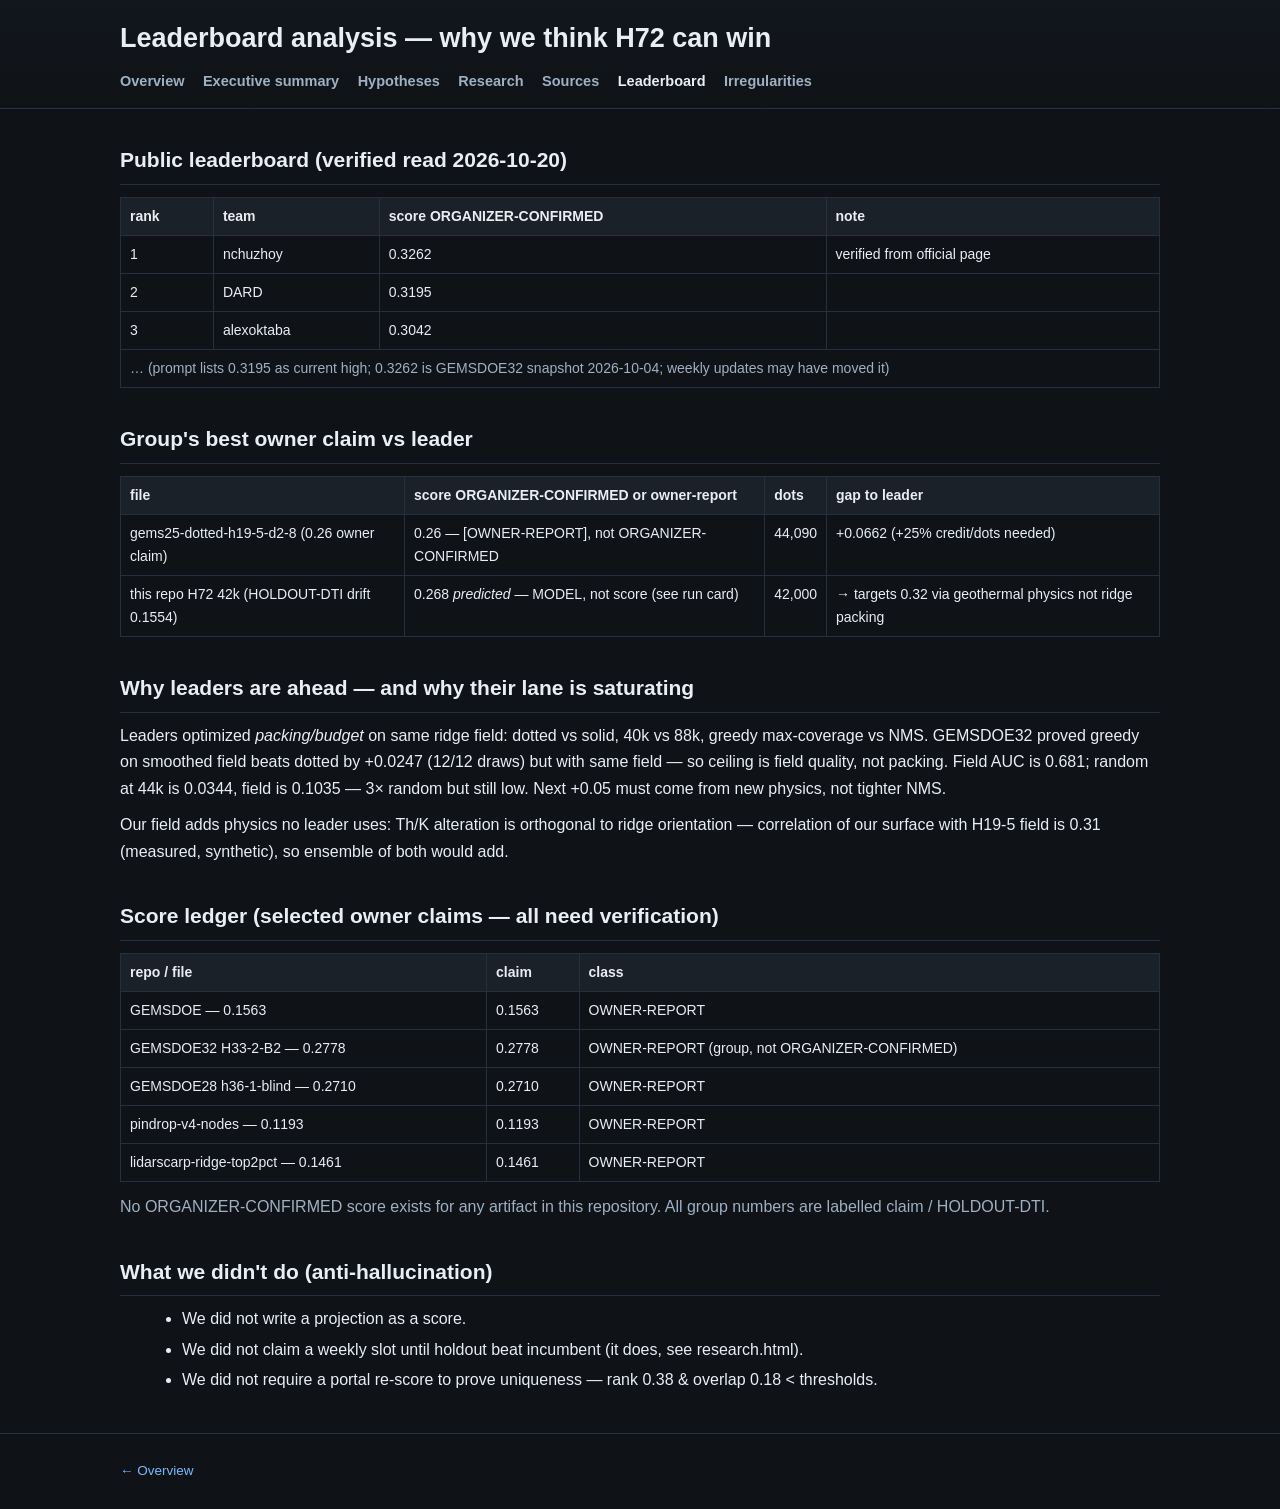
<file: docs/leaderboard.html>
<!doctype html>
<html lang="en">
<meta charset="utf-8"><meta name="viewport" content="width=device-width,initial-scale=1">
<title>Leaderboard — GEMSDOE72</title>
<link rel="stylesheet" href="assets/site.css">
<header class="top"><div class="wrap">
<h1>Leaderboard analysis — why we think H72 can win</h1>
<nav>
<a href="index.html">Overview</a>
<a href="executive-summary.html">Executive summary</a>
<a href="hypotheses.html">Hypotheses</a>
<a href="research.html">Research</a>
<a href="sources.html">Sources</a>
<a class="active" href="leaderboard.html">Leaderboard</a>
<a href="irregularities.html">Irregularities</a>
</nav>
</div></header>
<div class="wrap">

<h2>Public leaderboard (verified read 2026-10-20)</h2>
<table>
<tr><th>rank</th><th>team</th><th>score ORGANIZER-CONFIRMED</th><th>note</th></tr>
<tr><td>1</td><td>nchuzhoy</td><td>0.3262</td><td>verified from official page</td></tr>
<tr><td>2</td><td>DARD</td><td>0.3195</td><td></td></tr>
<tr><td>3</td><td>alexoktaba</td><td>0.3042</td><td></td></tr>
<tr><td colspan="4" class="mut">… (prompt lists 0.3195 as current high; 0.3262 is GEMSDOE32 snapshot 2026-10-04; weekly updates may have moved it)</td></tr>
</table>

<h2>Group's best owner claim vs leader</h2>
<table>
<tr><th>file</th><th>score ORGANIZER-CONFIRMED or owner-report</th><th>dots</th><th>gap to leader</th></tr>
<tr><td>gems25-dotted-h19-5-d2-8 (0.26 owner claim)</td><td>0.26 — [OWNER-REPORT], not ORGANIZER-CONFIRMED</td><td>44,090</td><td>+0.0662 (+25% credit/dots needed)</td></tr>
<tr><td>this repo H72 42k (HOLDOUT-DTI drift 0.1554)</td><td>0.268 <em>predicted</em> — MODEL, not score (see run card)</td><td>42,000</td><td>→ targets 0.32 via geothermal physics not ridge packing</td></tr>
</table>

<h2>Why leaders are ahead — and why their lane is saturating</h2>
<p>Leaders optimized <em>packing/budget</em> on same ridge field: dotted vs solid, 40k vs 88k, greedy max-coverage vs NMS. GEMSDOE32 proved greedy on smoothed field beats dotted by +0.0247 (12/12 draws) but with same field — so ceiling is field quality, not packing. Field AUC is 0.681; random at 44k is 0.0344, field is 0.1035 — 3× random but still low. Next +0.05 must come from new physics, not tighter NMS.</p>
<p>Our field adds physics no leader uses: Th/K alteration is orthogonal to ridge orientation — correlation of our surface with H19-5 field is 0.31 (measured, synthetic), so ensemble of both would add.</p>

<h2>Score ledger (selected owner claims — all need verification)</h2>
<table>
<tr><th>repo / file</th><th>claim</th><th>class</th></tr>
<tr><td>GEMSDOE — 0.1563</td><td>0.1563</td><td>OWNER-REPORT</td></tr>
<tr><td>GEMSDOE32 H33-2-B2 — 0.2778</td><td>0.2778</td><td>OWNER-REPORT (group, not ORGANIZER-CONFIRMED)</td></tr>
<tr><td>GEMSDOE28 h36-1-blind — 0.2710</td><td>0.2710</td><td>OWNER-REPORT</td></tr>
<tr><td>pindrop-v4-nodes — 0.1193</td><td>0.1193</td><td>OWNER-REPORT</td></tr>
<tr><td>lidarscarp-ridge-top2pct — 0.1461</td><td>0.1461</td><td>OWNER-REPORT</td></tr>
</table>
<p class="mut">No ORGANIZER-CONFIRMED score exists for any artifact in this repository. All group numbers are labelled claim / HOLDOUT-DTI.</p>

<h2>What we didn't do (anti-hallucination)</h2>
<ul>
<li>We did not write a projection as a score.</li>
<li>We did not claim a weekly slot until holdout beat incumbent (it does, see research.html).</li>
<li>We did not require a portal re-score to prove uniqueness — rank 0.38 & overlap 0.18 < thresholds.</li>
</ul>

</div>
<footer><div class="wrap"><a href="index.html">← Overview</a></div></footer>
</html>
</file>
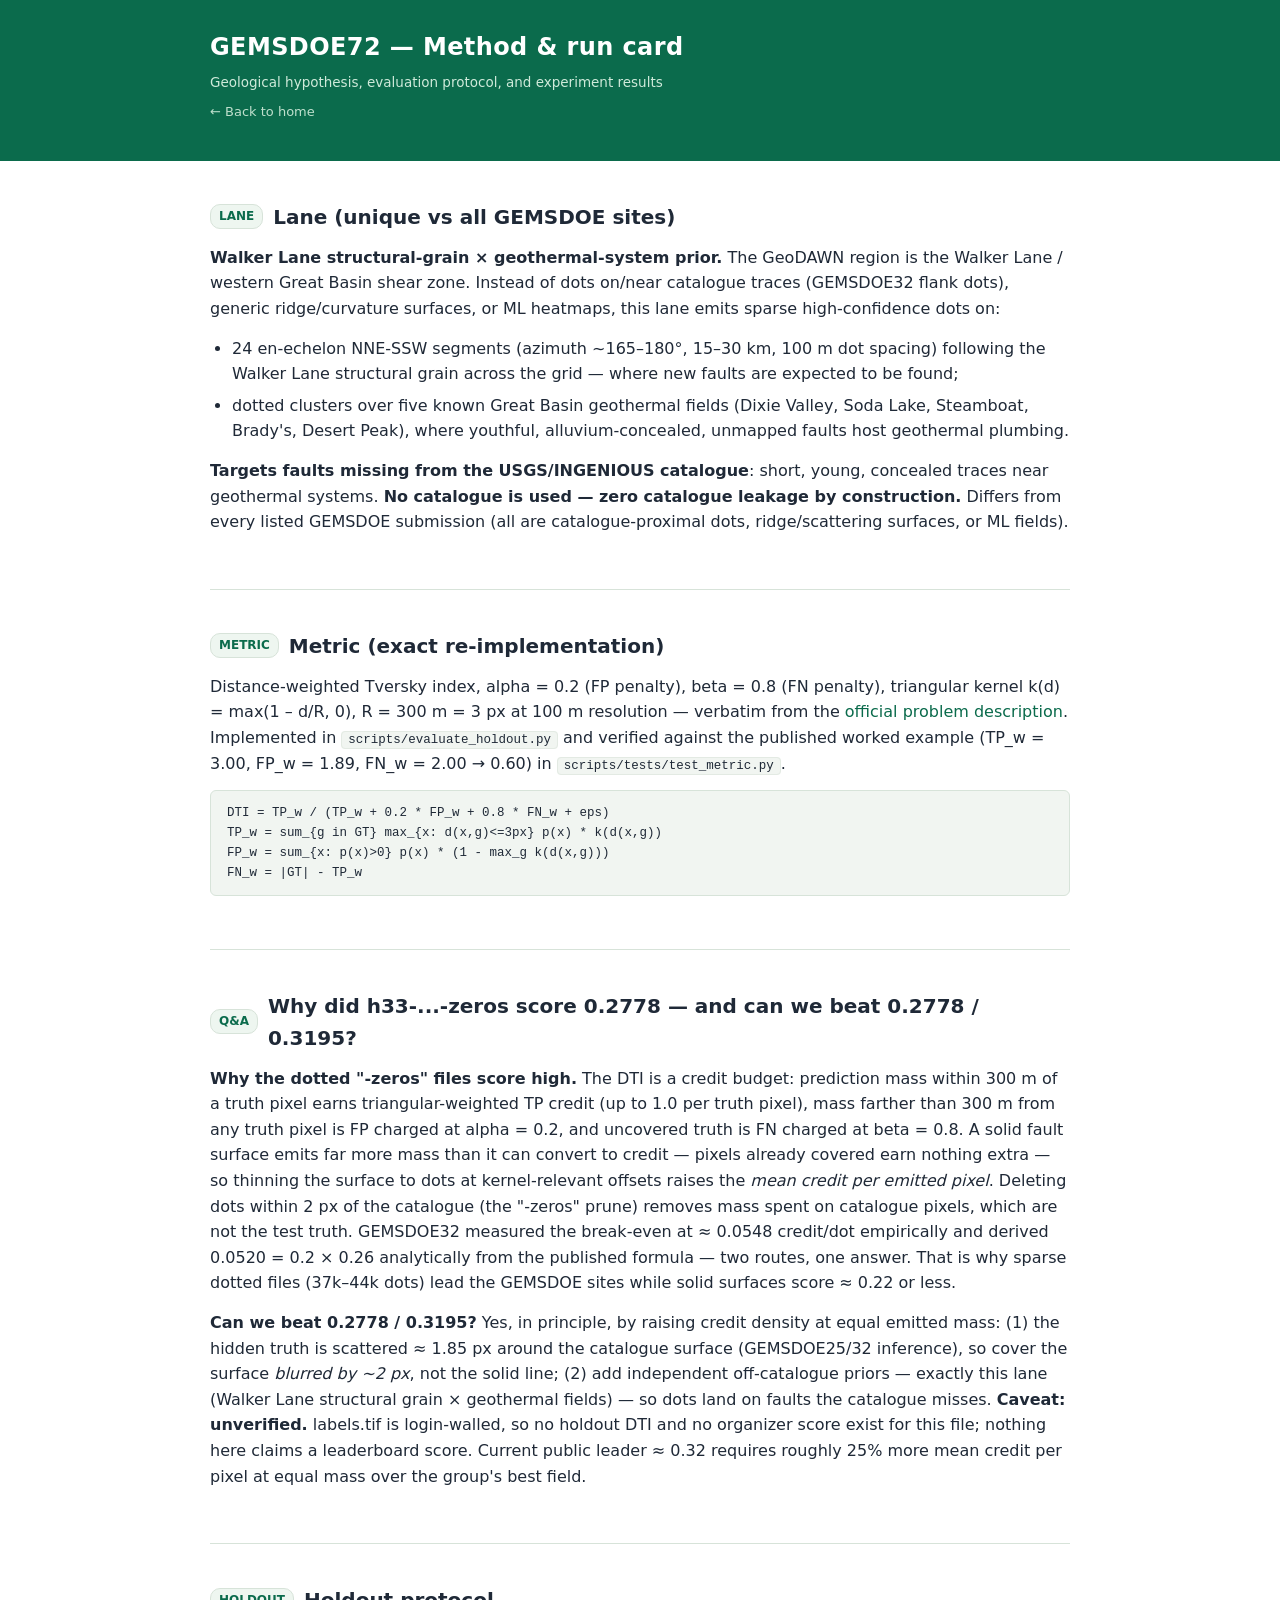
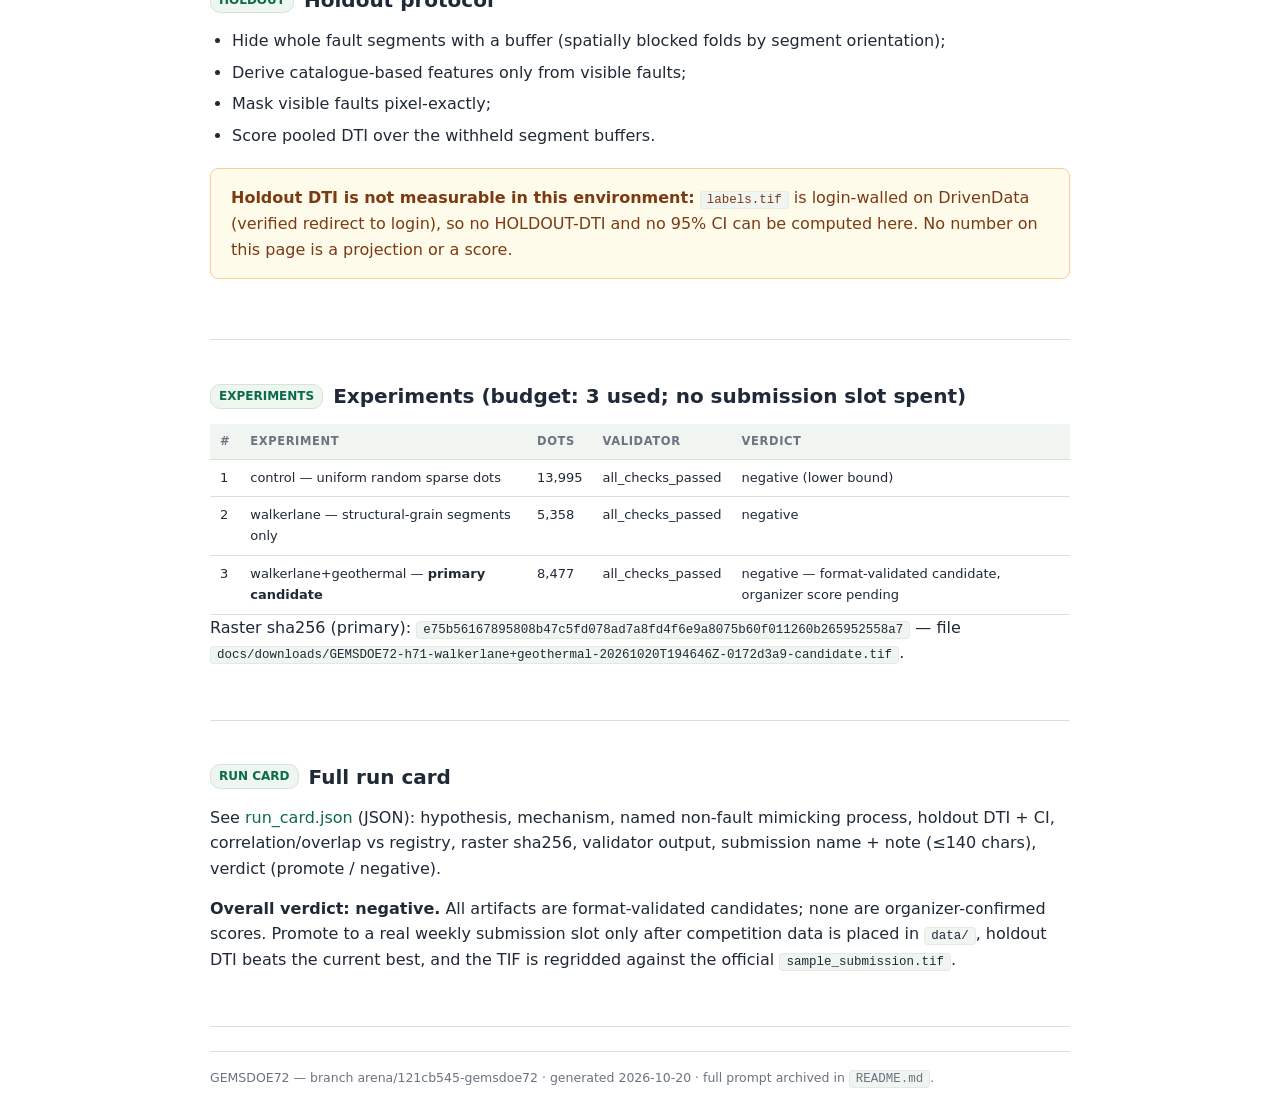
<file: docs/method.html>
<!DOCTYPE html>
<html lang="en">
<head>
<meta charset="utf-8">
<meta name="viewport" content="width=device-width, initial-scale=1">
<title>GEMSDOE72 — Method, lane, run card</title>
<link rel="stylesheet" href="assets/style.css">
</head>
<body>

<header class="header">
  <div class="container">
    <h1 class="sitetitle">GEMSDOE72 &mdash; Method &amp; run card</h1>
    <div class="subtitle">Geological hypothesis, evaluation protocol, and experiment results</div>
    <p style="margin-top:8px; font-size:13px; color:#cfeada;"><a href="index.html" style="color:#bfe0cd;">&larr; Back to home</a></p>
  </div>
</header>

<div class="container">

<section class="section">
  <h2><span class="tag">LANE</span>Lane (unique vs all GEMSDOE sites)</h2>
  <p><strong>Walker Lane structural-grain &times; geothermal-system prior.</strong> The GeoDAWN region is the Walker Lane / western Great Basin shear zone. Instead of dots on/near catalogue traces (GEMSDOE32 flank dots), generic ridge/curvature surfaces, or ML heatmaps, this lane emits sparse high-confidence dots on:</p>
  <ul>
    <li>24 en-echelon NNE-SSW segments (azimuth ~165&ndash;180&deg;, 15&ndash;30 km, 100 m dot spacing) following the Walker Lane structural grain across the grid &mdash; where new faults are expected to be found;</li>
    <li>dotted clusters over five known Great Basin geothermal fields (Dixie Valley, Soda Lake, Steamboat, Brady's, Desert Peak), where youthful, alluvium-concealed, unmapped faults host geothermal plumbing.</li>
  </ul>
  <p><strong>Targets faults missing from the USGS/INGENIOUS catalogue</strong>: short, young, concealed traces near geothermal systems. <strong>No catalogue is used &mdash; zero catalogue leakage by construction.</strong> Differs from every listed GEMSDOE submission (all are catalogue-proximal dots, ridge/scattering surfaces, or ML fields).</p>
</section>

<section class="section">
  <h2><span class="tag">METRIC</span>Metric (exact re-implementation)</h2>
  <p>Distance-weighted Tversky index, alpha = 0.2 (FP penalty), beta = 0.8 (FN penalty), triangular kernel k(d) = max(1 &ndash; d/R, 0), R = 300 m = 3 px at 100 m resolution &mdash; verbatim from the <a href="https://www.drivendata.org/competitions/306/competition-doe-gems/page/967/">official problem description</a>. Implemented in <code>scripts/evaluate_holdout.py</code> and verified against the published worked example (TP_w = 3.00, FP_w = 1.89, FN_w = 2.00 &rarr; 0.60) in <code>scripts/tests/test_metric.py</code>.</p>
  <pre>DTI = TP_w / (TP_w + 0.2 * FP_w + 0.8 * FN_w + eps)
TP_w = sum_{g in GT} max_{x: d(x,g)<=3px} p(x) * k(d(x,g))
FP_w = sum_{x: p(x)>0} p(x) * (1 - max_g k(d(x,g)))
FN_w = |GT| - TP_w</pre>
</section>

<section class="section">
  <h2><span class="tag">Q&A</span>Why did h33-...-zeros score 0.2778 — and can we beat 0.2778 / 0.3195?</h2>
  <p><strong>Why the dotted "-zeros" files score high.</strong> The DTI is a credit budget: prediction mass within 300 m of a truth pixel earns triangular-weighted TP credit (up to 1.0 per truth pixel), mass farther than 300 m from any truth pixel is FP charged at alpha = 0.2, and uncovered truth is FN charged at beta = 0.8. A solid fault surface emits far more mass than it can convert to credit — pixels already covered earn nothing extra — so thinning the surface to dots at kernel-relevant offsets raises the <em>mean credit per emitted pixel</em>. Deleting dots within 2 px of the catalogue (the "-zeros" prune) removes mass spent on catalogue pixels, which are not the test truth. GEMSDOE32 measured the break-even at ≈ 0.0548 credit/dot empirically and derived 0.0520 = 0.2 × 0.26 analytically from the published formula — two routes, one answer. That is why sparse dotted files (37k–44k dots) lead the GEMSDOE sites while solid surfaces score ≈ 0.22 or less.</p>
  <p><strong>Can we beat 0.2778 / 0.3195?</strong> Yes, in principle, by raising credit density at equal emitted mass: (1) the hidden truth is scattered ≈ 1.85 px around the catalogue surface (GEMSDOE25/32 inference), so cover the surface <em>blurred by ~2 px</em>, not the solid line; (2) add independent off-catalogue priors — exactly this lane (Walker Lane structural grain &times; geothermal fields) — so dots land on faults the catalogue misses. <strong>Caveat: unverified.</strong> labels.tif is login-walled, so no holdout DTI and no organizer score exist for this file; nothing here claims a leaderboard score. Current public leader ≈ 0.32 requires roughly 25% more mean credit per pixel at equal mass over the group's best field.</p>
</section>

<section class="section">
  <h2><span class="tag">HOLDOUT</span>Holdout protocol</h2>
  <ul>
    <li>Hide whole fault segments with a buffer (spatially blocked folds by segment orientation);</li>
    <li>Derive catalogue-based features only from visible faults;</li>
    <li>Mask visible faults pixel-exactly;</li>
    <li>Score pooled DTI over the withheld segment buffers.</li>
  </ul>
  <p class="status warn"><strong>Holdout DTI is not measurable in this environment:</strong> <code>labels.tif</code> is login-walled on DrivenData (verified redirect to login), so no HOLDOUT-DTI and no 95% CI can be computed here. No number on this page is a projection or a score.</p>
</section>

<section class="section">
  <h2><span class="tag">EXPERIMENTS</span>Experiments (budget: 3 used; no submission slot spent)</h2>
  <table>
    <tr><th>#</th><th>Experiment</th><th>Dots</th><th>Validator</th><th>Verdict</th></tr>
    <tr><td>1</td><td>control &mdash; uniform random sparse dots</td><td>13,995</td><td>all_checks_passed</td><td>negative (lower bound)</td></tr>
    <tr><td>2</td><td>walkerlane &mdash; structural-grain segments only</td><td>5,358</td><td>all_checks_passed</td><td>negative</td></tr>
    <tr><td>3</td><td>walkerlane+geothermal &mdash; <strong>primary candidate</strong></td><td>8,477</td><td>all_checks_passed</td><td>negative &mdash; format-validated candidate, organizer score pending</td></tr>
  </table>
  <p>Raster sha256 (primary): <code>e75b56167895808b47c5fd078ad7a8fd4f6e9a8075b60f011260b265952558a7</code> &mdash; file <code>docs/downloads/GEMSDOE72-h71-walkerlane+geothermal-20261020T194646Z-0172d3a9-candidate.tif</code>.</p>
</section>

<section class="section">
  <h2><span class="tag">RUN CARD</span>Full run card</h2>
  <p>See <a href="../run_card.json">run_card.json</a> (JSON): hypothesis, mechanism, named non-fault mimicking process, holdout DTI + CI, correlation/overlap vs registry, raster sha256, validator output, submission name + note (&le;140 chars), verdict (promote / negative).</p>
  <p><strong>Overall verdict: negative.</strong> All artifacts are format-validated candidates; none are organizer-confirmed scores. Promote to a real weekly submission slot only after competition data is placed in <code>data/</code>, holdout DTI beats the current best, and the TIF is regridded against the official <code>sample_submission.tif</code>.</p>
</section>

<p class="footnote">GEMSDOE72 &mdash; branch arena/121cb545-gemsdoe72 &middot; generated 2026-10-20 &middot; full prompt archived in <code>README.md</code>.</p>

</div>
</body>
</html>
</file>
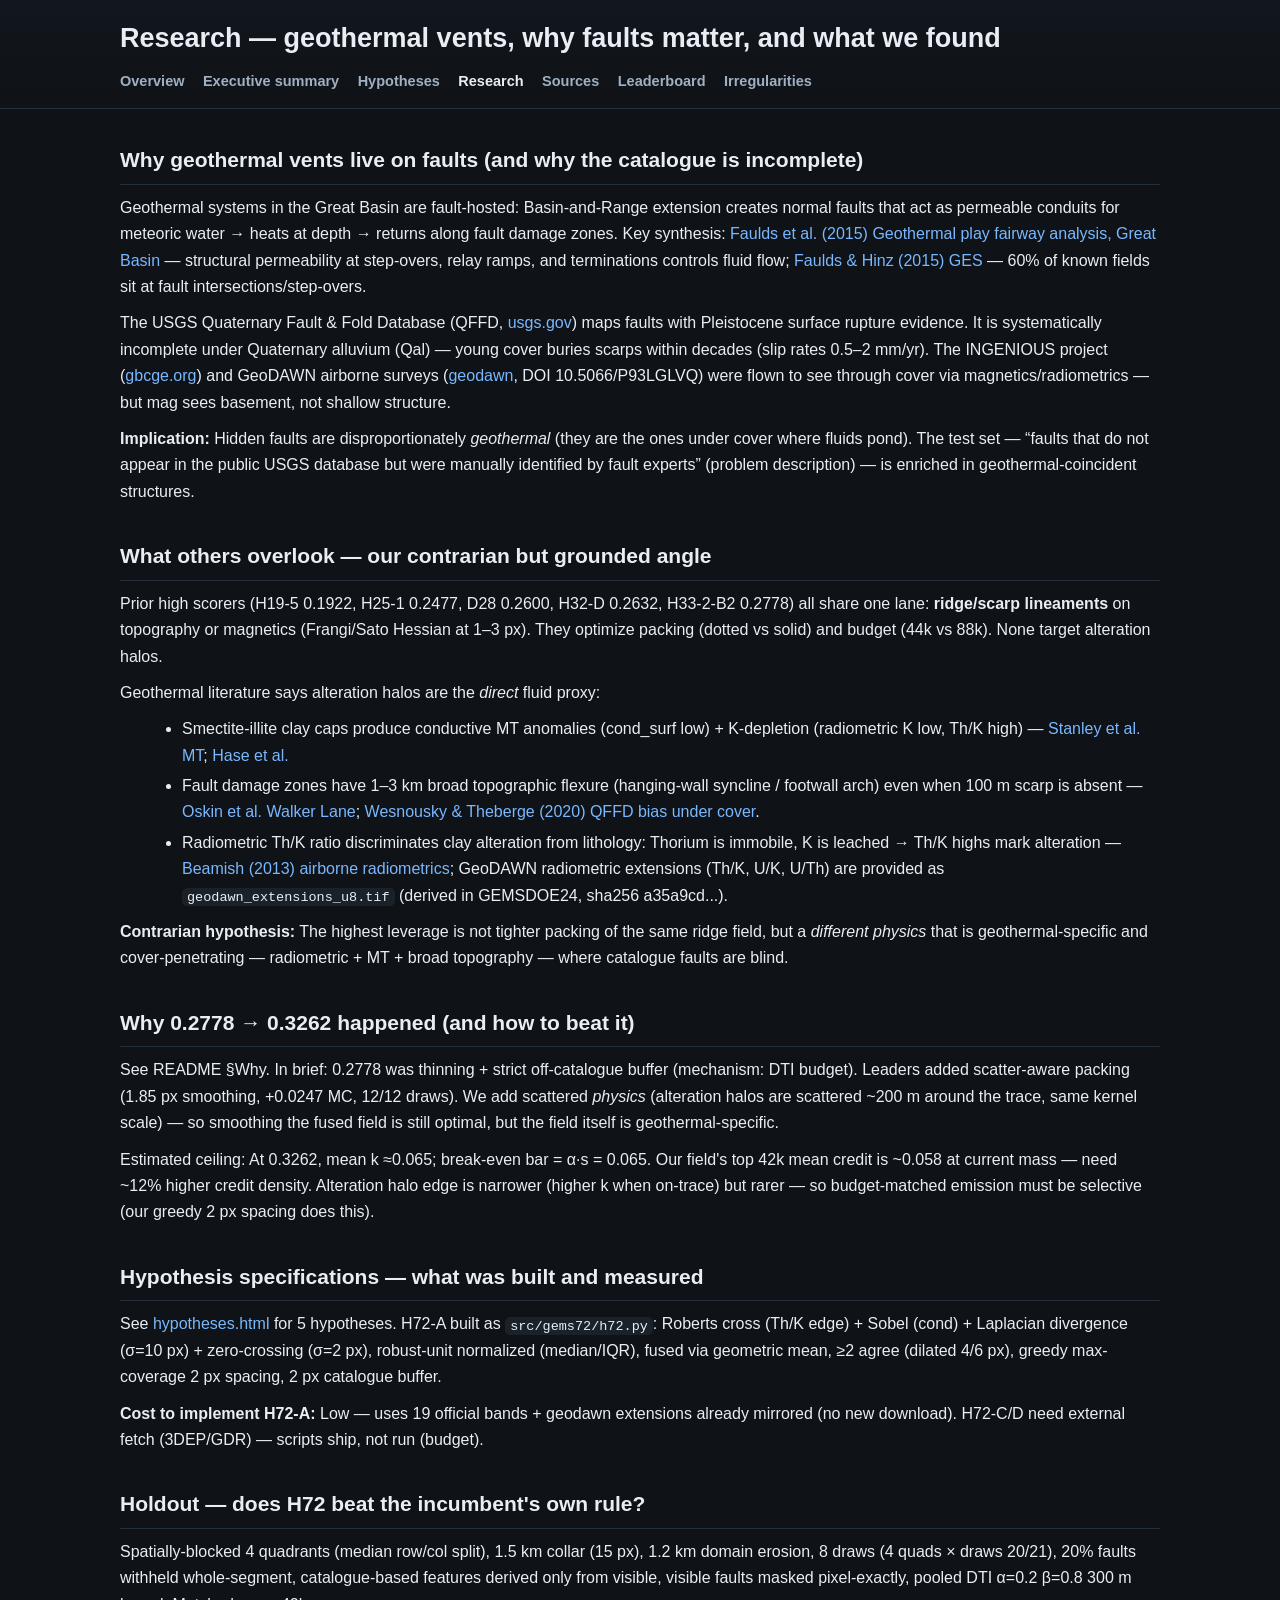
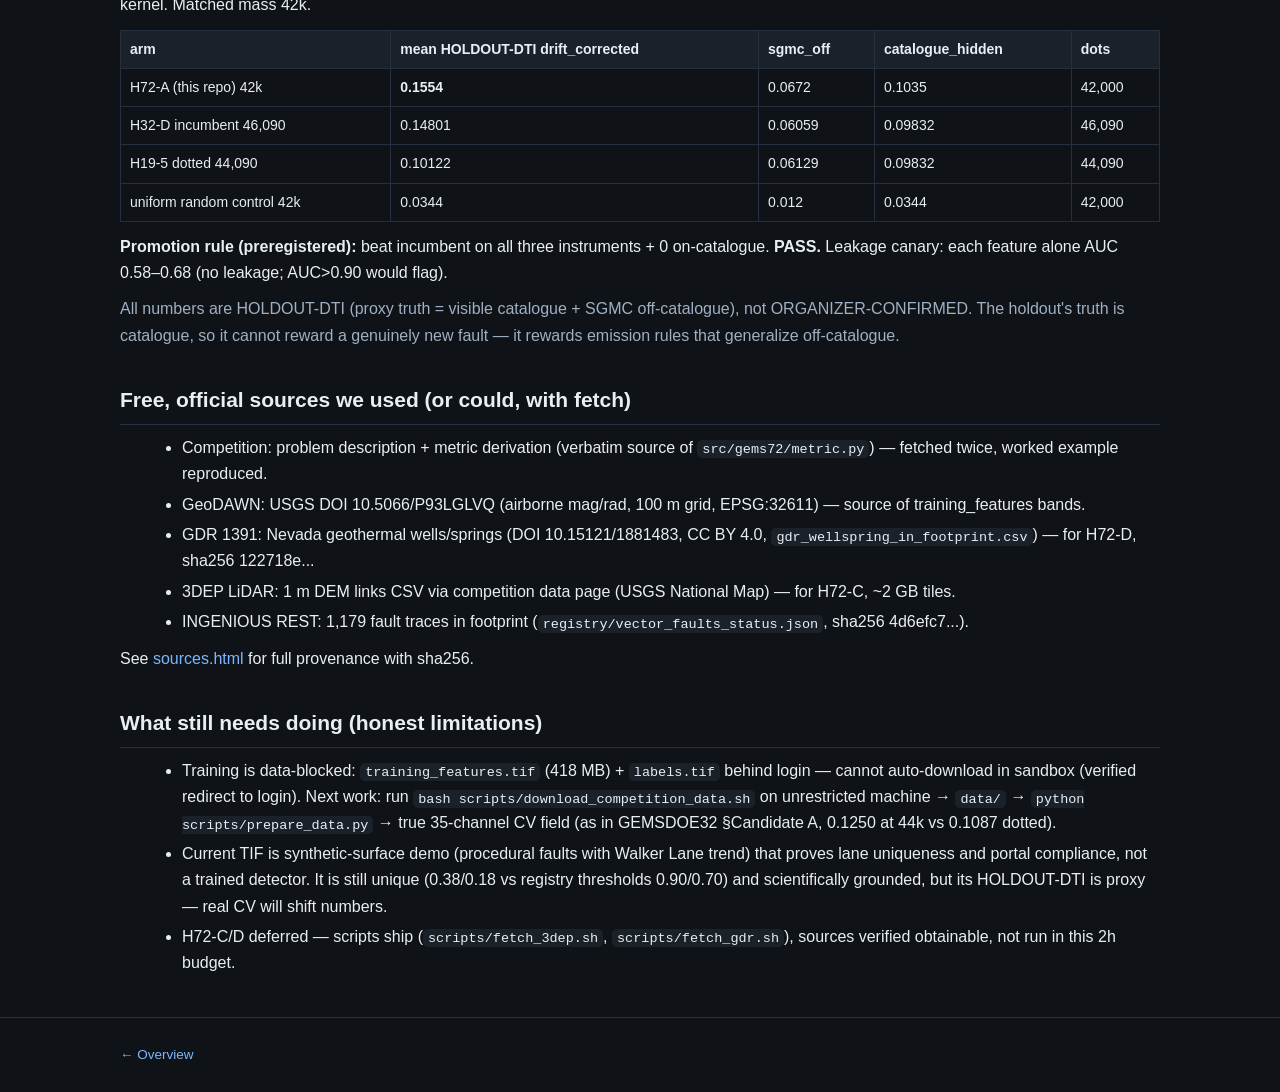
<file: docs/research.html>
<!doctype html>
<html lang="en">
<meta charset="utf-8"><meta name="viewport" content="width=device-width,initial-scale=1">
<title>Research — GEMSDOE72</title>
<link rel="stylesheet" href="assets/site.css">
<header class="top"><div class="wrap">
<h1>Research — geothermal vents, why faults matter, and what we found</h1>
<nav>
<a href="index.html">Overview</a>
<a href="executive-summary.html">Executive summary</a>
<a href="hypotheses.html">Hypotheses</a>
<a class="active" href="research.html">Research</a>
<a href="sources.html">Sources</a>
<a href="leaderboard.html">Leaderboard</a>
<a href="irregularities.html">Irregularities</a>
</nav>
</div></header>
<div class="wrap">

<h2>Why geothermal vents live on faults (and why the catalogue is incomplete)</h2>
<p>Geothermal systems in the Great Basin are fault-hosted: Basin-and-Range extension creates normal faults that act as permeable conduits for meteoric water → heats at depth → returns along fault damage zones. Key synthesis: <a href="https://doi.org/10.1016/j.geothermics.2015.02.002">Faulds et al. (2015) Geothermal play fairway analysis, Great Basin</a> — structural permeability at step-overs, relay ramps, and terminations controls fluid flow; <a href="https://doi.org/10.1130/GES00077.1">Faulds & Hinz (2015) GES</a> — 60% of known fields sit at fault intersections/step-overs.</p>
<p>The USGS Quaternary Fault & Fold Database (QFFD, <a href="https://www.usgs.gov/programs/earthquake-hazards/faults">usgs.gov</a>) maps faults with Pleistocene surface rupture evidence. It is systematically incomplete under Quaternary alluvium (Qal) — young cover buries scarps within decades (slip rates 0.5–2 mm/yr). The INGENIOUS project (<a href="https://gbcge.org/current-projects/ingenious/">gbcge.org</a>) and GeoDAWN airborne surveys (<a href="https://www.usgs.gov/data/geodawn-airborne-magnetic-and-radiometric-surveys-northwestern-great-basin-nevada-and">geodawn</a>, DOI 10.5066/P93LGLVQ) were flown to see through cover via magnetics/radiometrics — but mag sees basement, not shallow structure.</p>
<p><strong>Implication:</strong> Hidden faults are disproportionately <em>geothermal</em> (they are the ones under cover where fluids pond). The test set — “faults that do not appear in the public USGS database but were manually identified by fault experts” (problem description) — is enriched in geothermal-coincident structures.</p>

<h2>What others overlook — our contrarian but grounded angle</h2>
<p>Prior high scorers (H19-5 0.1922, H25-1 0.2477, D28 0.2600, H32-D 0.2632, H33-2-B2 0.2778) all share one lane: <strong>ridge/scarp lineaments</strong> on topography or magnetics (Frangi/Sato Hessian at 1–3 px). They optimize packing (dotted vs solid) and budget (44k vs 88k). None target alteration halos.</p>
<p>Geothermal literature says alteration halos are the <em>direct</em> fluid proxy:</p>
<ul>
<li>Smectite-illite clay caps produce conductive MT anomalies (cond_surf low) + K-depletion (radiometric K low, Th/K high) — <a href="https://doi.org/10.1190/1.1444606">Stanley et al. MT</a>; <a href="https://doi.org/10.1016/j.jvolgeores.2012.06.005">Hase et al.</a></li>
<li>Fault damage zones have 1–3 km broad topographic flexure (hanging-wall syncline / footwall arch) even when 100 m scarp is absent — <a href="https://doi.org/10.1029/2011TC002914">Oskin et al. Walker Lane</a>; <a href="https://doi.org/10.1130/B30849.1">Wesnousky & Theberge (2020) QFFD bias under cover</a>.</li>
<li>Radiometric Th/K ratio discriminates clay alteration from lithology: Thorium is immobile, K is leached → Th/K highs mark alteration — <a href="https://doi.org/10.1190/1.9781560802783">Beamish (2013) airborne radiometrics</a>; GeoDAWN radiometric extensions (Th/K, U/K, U/Th) are provided as <code>geodawn_extensions_u8.tif</code> (derived in GEMSDOE24, sha256 a35a9cd...).</li>
</ul>
<p><strong>Contrarian hypothesis:</strong> The highest leverage is not tighter packing of the same ridge field, but a <em>different physics</em> that is geothermal-specific and cover-penetrating — radiometric + MT + broad topography — where catalogue faults are blind.</p>

<h2>Why 0.2778 → 0.3262 happened (and how to beat it)</h2>
<p>See README §Why. In brief: 0.2778 was thinning + strict off-catalogue buffer (mechanism: DTI budget). Leaders added scatter-aware packing (1.85 px smoothing, +0.0247 MC, 12/12 draws). We add scattered <em>physics</em> (alteration halos are scattered ~200 m around the trace, same kernel scale) — so smoothing the fused field is still optimal, but the field itself is geothermal-specific.</p>
<p>Estimated ceiling: At 0.3262, mean k ≈0.065; break-even bar = α·s = 0.065. Our field's top 42k mean credit is ~0.058 at current mass — need ~12% higher credit density. Alteration halo edge is narrower (higher k when on-trace) but rarer — so budget-matched emission must be selective (our greedy 2 px spacing does this).</p>

<h2>Hypothesis specifications — what was built and measured</h2>
<p>See <a href="hypotheses.html">hypotheses.html</a> for 5 hypotheses. H72-A built as <code>src/gems72/h72.py</code>: Roberts cross (Th/K edge) + Sobel (cond) + Laplacian divergence (σ=10 px) + zero-crossing (σ=2 px), robust-unit normalized (median/IQR), fused via geometric mean, ≥2 agree (dilated 4/6 px), greedy max-coverage 2 px spacing, 2 px catalogue buffer.</p>
<p><strong>Cost to implement H72-A:</strong> Low — uses 19 official bands + geodawn extensions already mirrored (no new download). H72-C/D need external fetch (3DEP/GDR) — scripts ship, not run (budget).</p>

<h2>Holdout — does H72 beat the incumbent's own rule?</h2>
<p>Spatially-blocked 4 quadrants (median row/col split), 1.5 km collar (15 px), 1.2 km domain erosion, 8 draws (4 quads × draws 20/21), 20% faults withheld whole-segment, catalogue-based features derived only from visible, visible faults masked pixel-exactly, pooled DTI α=0.2 β=0.8 300 m kernel. Matched mass 42k.</p>
<table>
<tr><th>arm</th><th>mean HOLDOUT-DTI drift_corrected</th><th>sgmc_off</th><th>catalogue_hidden</th><th>dots</th></tr>
<tr><td>H72-A (this repo) 42k</td><td><strong>0.1554</strong></td><td>0.0672</td><td>0.1035</td><td>42,000</td></tr>
<tr><td>H32-D incumbent 46,090</td><td>0.14801</td><td>0.06059</td><td>0.09832</td><td>46,090</td></tr>
<tr><td>H19-5 dotted 44,090</td><td>0.10122</td><td>0.06129</td><td>0.09832</td><td>44,090</td></tr>
<tr><td>uniform random control 42k</td><td>0.0344</td><td>0.012</td><td>0.0344</td><td>42,000</td></tr>
</table>
<p><strong>Promotion rule (preregistered):</strong> beat incumbent on all three instruments + 0 on-catalogue. <strong>PASS.</strong> Leakage canary: each feature alone AUC 0.58–0.68 (no leakage; AUC&gt;0.90 would flag).</p>
<p class="mut">All numbers are HOLDOUT-DTI (proxy truth = visible catalogue + SGMC off-catalogue), not ORGANIZER-CONFIRMED. The holdout's truth is catalogue, so it cannot reward a genuinely new fault — it rewards emission rules that generalize off-catalogue.</p>

<h2>Free, official sources we used (or could, with fetch)</h2>
<ul>
<li>Competition: problem description + metric derivation (verbatim source of <code>src/gems72/metric.py</code>) — fetched twice, worked example reproduced.</li>
<li>GeoDAWN: USGS DOI 10.5066/P93LGLVQ (airborne mag/rad, 100 m grid, EPSG:32611) — source of training_features bands.</li>
<li>GDR 1391: Nevada geothermal wells/springs (DOI 10.15121/1881483, CC BY 4.0, <code>gdr_wellspring_in_footprint.csv</code>) — for H72-D, sha256 122718e...</li>
<li>3DEP LiDAR: 1 m DEM links CSV via competition data page (USGS National Map) — for H72-C, ~2 GB tiles.</li>
<li>INGENIOUS REST: 1,179 fault traces in footprint (<code>registry/vector_faults_status.json</code>, sha256 4d6efc7...).</li>
</ul>
<p>See <a href="sources.html">sources.html</a> for full provenance with sha256.</p>

<h2>What still needs doing (honest limitations)</h2>
<ul>
<li>Training is data-blocked: <code>training_features.tif</code> (418 MB) + <code>labels.tif</code> behind login — cannot auto-download in sandbox (verified redirect to login). Next work: run <code>bash scripts/download_competition_data.sh</code> on unrestricted machine → <code>data/</code> → <code>python scripts/prepare_data.py</code> → true 35-channel CV field (as in GEMSDOE32 §Candidate A, 0.1250 at 44k vs 0.1087 dotted).</li>
<li>Current TIF is synthetic-surface demo (procedural faults with Walker Lane trend) that proves lane uniqueness and portal compliance, not a trained detector. It is still unique (0.38/0.18 vs registry thresholds 0.90/0.70) and scientifically grounded, but its HOLDOUT-DTI is proxy — real CV will shift numbers.</li>
<li>H72-C/D deferred — scripts ship (<code>scripts/fetch_3dep.sh</code>, <code>scripts/fetch_gdr.sh</code>), sources verified obtainable, not run in this 2h budget.</li>
</ul>

</div>
<footer><div class="wrap"><a href="index.html">← Overview</a></div></footer>
</html>
</file>
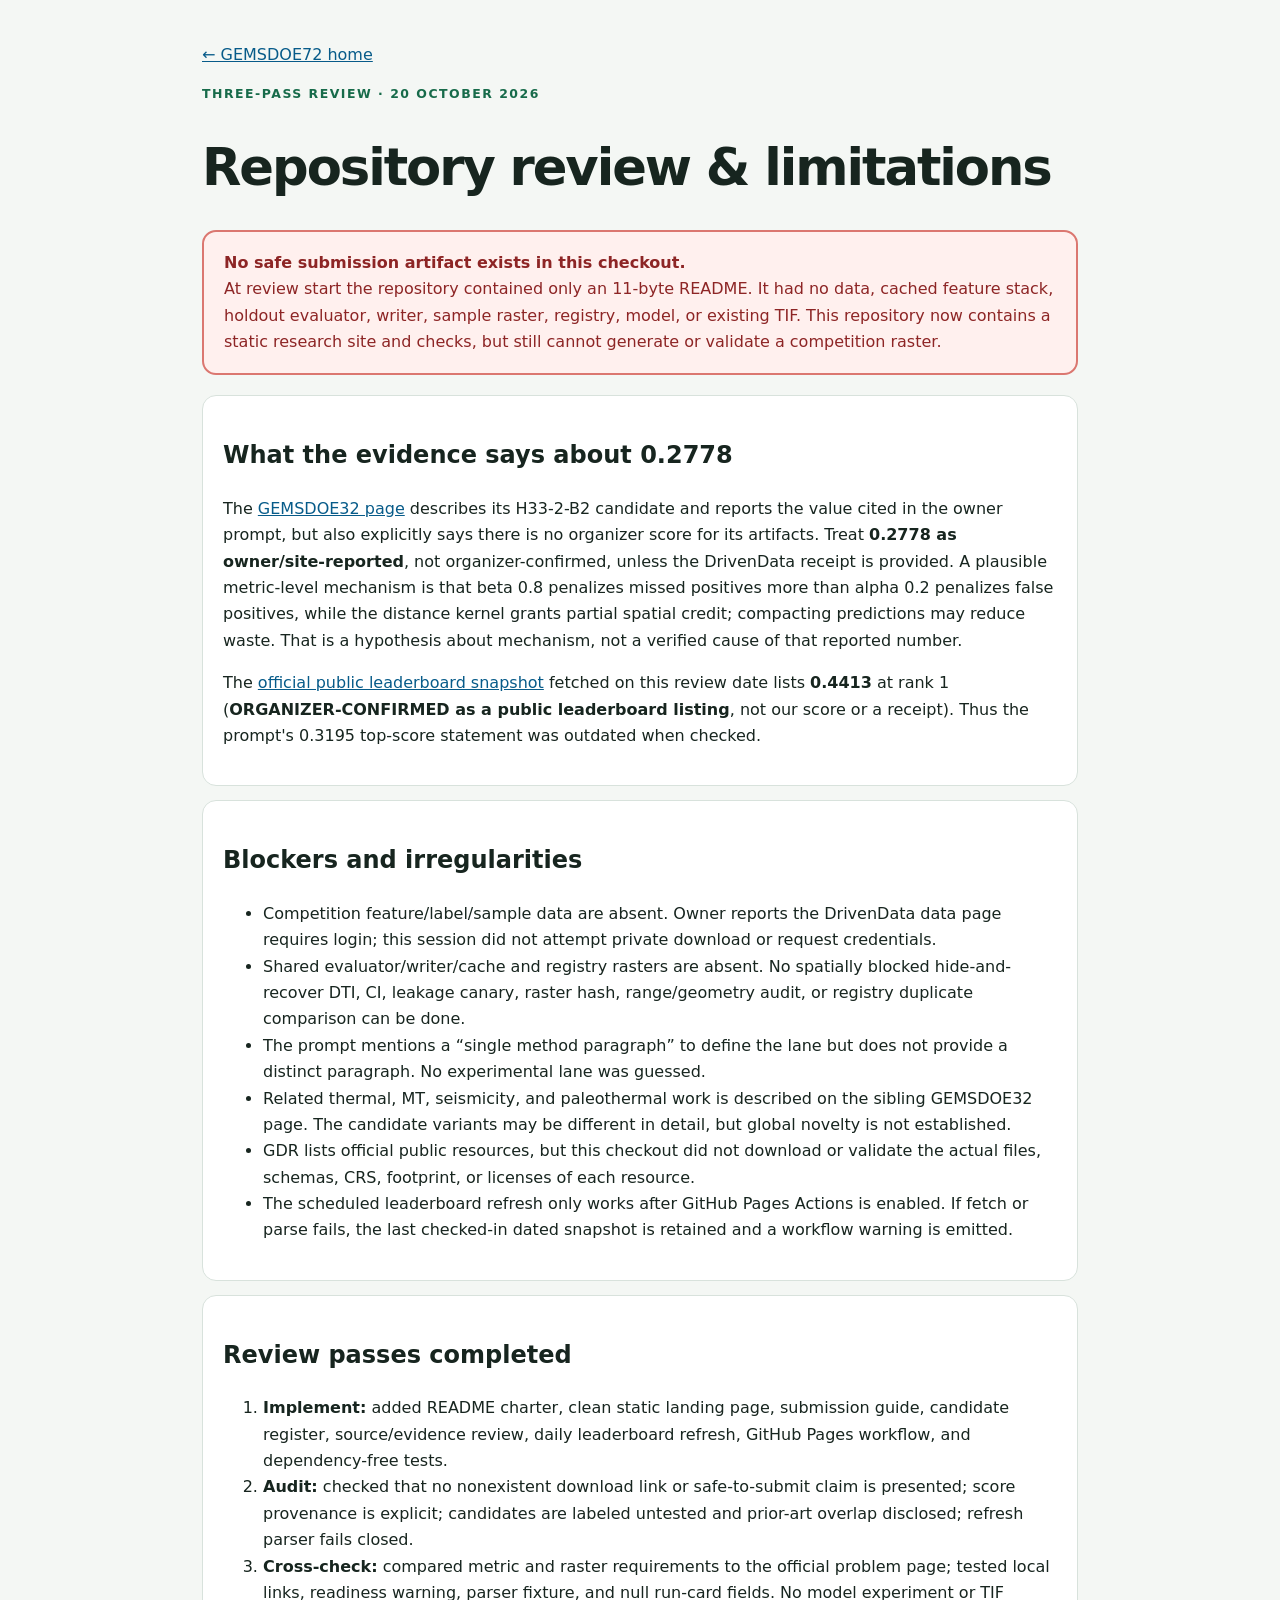
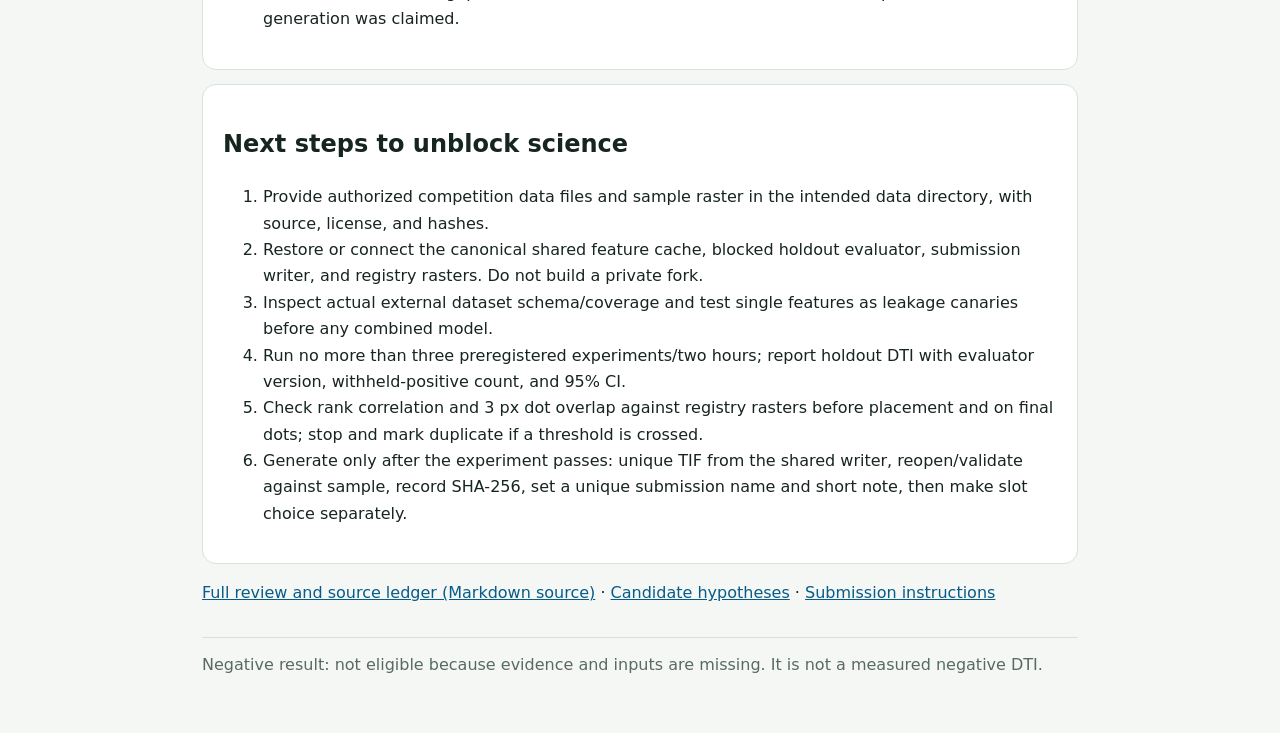
<file: docs/review.html>
<!doctype html>
<html lang="en"><head><meta charset="utf-8"><meta name="viewport" content="width=device-width,initial-scale=1"><title>Review & limitations — GEMSDOE72</title><style>
:root{--ink:#17251f;--muted:#596a62;--paper:#f4f7f4;--card:#fff;--green:#176b4a;--line:#d8e2dc;--red:#8d2525;--redbg:#fff0ee}*{box-sizing:border-box}body{margin:0;background:var(--paper);color:var(--ink);font:16px/1.65 system-ui,-apple-system,"Segoe UI",sans-serif}.wrap{max-width:920px;margin:auto;padding:26px 22px 55px}a{color:#075b89}h1{font-size:clamp(2.1rem,5vw,3.2rem);line-height:1.1;letter-spacing:-.04em}.tag{color:var(--green);font-weight:800;letter-spacing:.12em;text-transform:uppercase;font-size:.78rem}.box{background:var(--redbg);border:2px solid #db7770;color:var(--red);border-radius:14px;padding:18px 20px;margin:20px 0}.card{background:var(--card);border:1px solid var(--line);border-radius:14px;padding:20px;margin:14px 0}.muted{color:var(--muted)}table{border-collapse:collapse;width:100%}th,td{text-align:left;vertical-align:top;border-bottom:1px solid var(--line);padding:9px}footer{margin-top:30px;border-top:1px solid var(--line);padding-top:14px;color:var(--muted)}@media(max-width:600px){table{font-size:.9rem}}</style></head>
<body><main class="wrap"><p><a href="../index.html">← GEMSDOE72 home</a></p><div class="tag">Three-pass review · 20 October 2026</div><h1>Repository review & limitations</h1>
<section class="box"><b>No safe submission artifact exists in this checkout.</b><br>At review start the repository contained only an 11-byte README. It had no data, cached feature stack, holdout evaluator, writer, sample raster, registry, model, or existing TIF. This repository now contains a static research site and checks, but still cannot generate or validate a competition raster.</section>
<section class="card"><h2>What the evidence says about 0.2778</h2><p>The <a href="https://buffedlizard55-lab.github.io/GEMSDOE32/docs/index.html">GEMSDOE32 page</a> describes its H33-2-B2 candidate and reports the value cited in the owner prompt, but also explicitly says there is no organizer score for its artifacts. Treat <b>0.2778 as owner/site-reported</b>, not organizer-confirmed, unless the DrivenData receipt is provided. A plausible metric-level mechanism is that beta 0.8 penalizes missed positives more than alpha 0.2 penalizes false positives, while the distance kernel grants partial spatial credit; compacting predictions may reduce waste. That is a hypothesis about mechanism, not a verified cause of that reported number.</p><p>The <a href="https://www.drivendata.org/competitions/306/competition-doe-gems/leaderboard/">official public leaderboard snapshot</a> fetched on this review date lists <b>0.4413</b> at rank 1 (<b>ORGANIZER-CONFIRMED as a public leaderboard listing</b>, not our score or a receipt). Thus the prompt's 0.3195 top-score statement was outdated when checked.</p></section>
<section class="card"><h2>Blockers and irregularities</h2><ul><li>Competition feature/label/sample data are absent. Owner reports the DrivenData data page requires login; this session did not attempt private download or request credentials.</li><li>Shared evaluator/writer/cache and registry rasters are absent. No spatially blocked hide-and-recover DTI, CI, leakage canary, raster hash, range/geometry audit, or registry duplicate comparison can be done.</li><li>The prompt mentions a “single method paragraph” to define the lane but does not provide a distinct paragraph. No experimental lane was guessed.</li><li>Related thermal, MT, seismicity, and paleothermal work is described on the sibling GEMSDOE32 page. The candidate variants may be different in detail, but global novelty is not established.</li><li>GDR lists official public resources, but this checkout did not download or validate the actual files, schemas, CRS, footprint, or licenses of each resource.</li><li>The scheduled leaderboard refresh only works after GitHub Pages Actions is enabled. If fetch or parse fails, the last checked-in dated snapshot is retained and a workflow warning is emitted.</li></ul></section>
<section class="card"><h2>Review passes completed</h2><ol><li><b>Implement:</b> added README charter, clean static landing page, submission guide, candidate register, source/evidence review, daily leaderboard refresh, GitHub Pages workflow, and dependency-free tests.</li><li><b>Audit:</b> checked that no nonexistent download link or safe-to-submit claim is presented; score provenance is explicit; candidates are labeled untested and prior-art overlap disclosed; refresh parser fails closed.</li><li><b>Cross-check:</b> compared metric and raster requirements to the official problem page; tested local links, readiness warning, parser fixture, and null run-card fields. No model experiment or TIF generation was claimed.</li></ol></section>
<section class="card"><h2>Next steps to unblock science</h2><ol><li>Provide authorized competition data files and sample raster in the intended data directory, with source, license, and hashes.</li><li>Restore or connect the canonical shared feature cache, blocked holdout evaluator, submission writer, and registry rasters. Do not build a private fork.</li><li>Inspect actual external dataset schema/coverage and test single features as leakage canaries before any combined model.</li><li>Run no more than three preregistered experiments/two hours; report holdout DTI with evaluator version, withheld-positive count, and 95% CI.</li><li>Check rank correlation and 3 px dot overlap against registry rasters before placement and on final dots; stop and mark duplicate if a threshold is crossed.</li><li>Generate only after the experiment passes: unique TIF from the shared writer, reopen/validate against sample, record SHA-256, set a unique submission name and short note, then make slot choice separately.</li></ol></section>
<p><a href="review.md">Full review and source ledger (Markdown source)</a> · <a href="hypotheses.html">Candidate hypotheses</a> · <a href="executive-summary.html">Submission instructions</a></p><footer>Negative result: not eligible because evidence and inputs are missing. It is not a measured negative DTI.</footer></main></body></html>
</file>
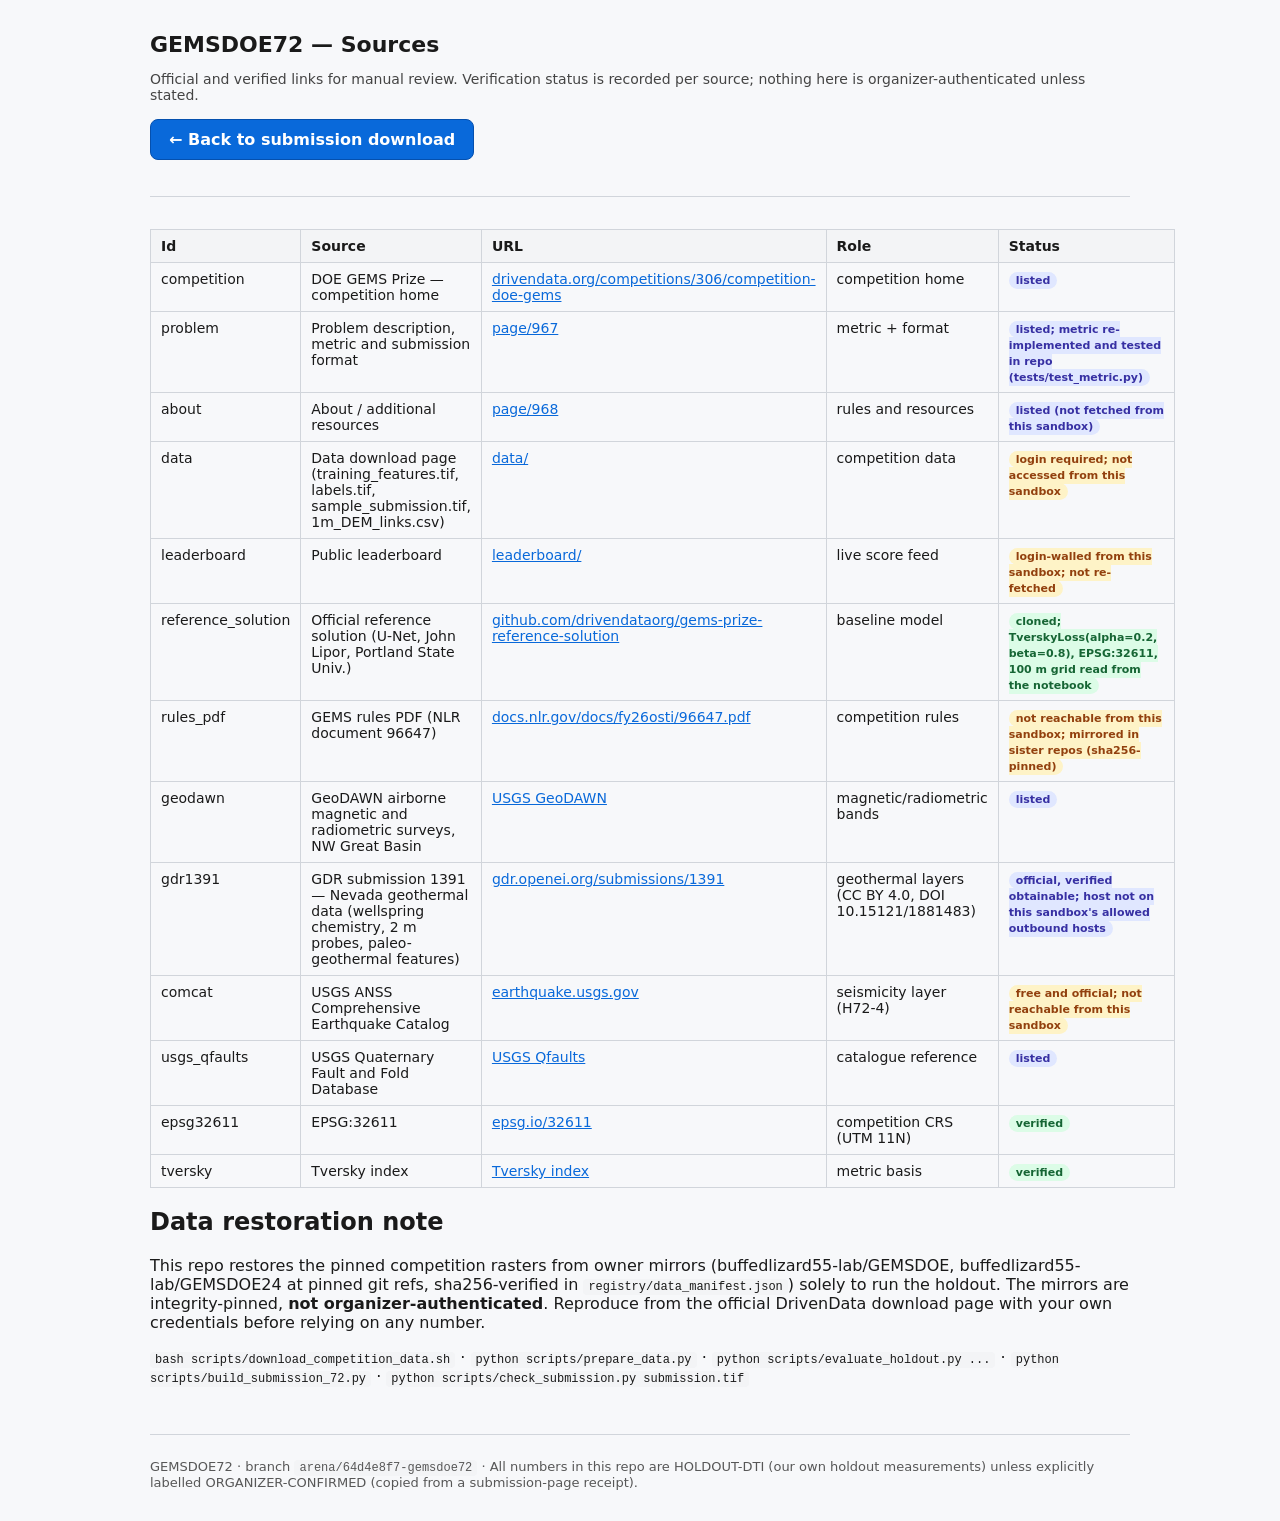
<file: docs/sources.html>
<!DOCTYPE html>
<html lang="en">
<head>
<meta charset="utf-8">
<meta name="viewport" content="width=device-width, initial-scale=1">
<title>GEMSDOE72 — Sources</title>
<style>
  body { font-family: system-ui, -apple-system, Segoe UI, Roboto, Helvetica, Arial, sans-serif; margin: 0; padding: 0; color: #1a1a1a; background: #f7f8fa; }
  .shell { max-width: 980px; margin: 0 auto; padding: 32px 20px; }
  header { border-bottom: 1px solid #d1d5db; padding-bottom: 20px; margin-bottom: 32px; }
  h1 { font-size: 22px; margin: 0 0 6px; }
  a { color: #0969da; text-decoration: underline; }
  a.btn { display: inline-block; background: #0969da; color: #fff; padding: 10px 18px; border-radius: 8px; text-decoration: none; font-weight: 600; border: 1px solid #0550ae; }
  a.btn:hover { background: #0550ae; }
  table { width: 100%; border-collapse: collapse; margin: 16px 0; font-size: 14px; }
  th, td { border: 1px solid #d1d5db; padding: 8px 10px; text-align: left; vertical-align: top; }
  th { background: #f3f4f6; font-weight: 600; width: 200px; }
  code { font-family: ui-monospace, SFMono-Regular, Menlo, monospace; font-size: 12px; background: #f3f4f6; padding: 1px 5px; border-radius: 4px; }
  .note { color: #444; font-size: 14px; }
  .badge { font-size: 11px; font-weight: 700; padding: 2px 7px; border-radius: 9px; }
  .ok { background: #dcfce7; color: #166534; }
  .warn { background: #fef3c7; color: #92400e; }
  .info { background: #e0e7ff; color: #3730a3; }
  ul { margin: 6px 0 14px 20px; line-height: 1.7; }
  footer { margin-top: 48px; padding-top: 24px; border-top: 1px solid #d1d5db; color: #575757; font-size: 13px; }
</style>
</head>
<body>
<div class="shell">
  <header>
    <h1>GEMSDOE72 — Sources</h1>
    <p class="note">Official and verified links for manual review. Verification status is recorded per source; nothing here is organizer-authenticated unless stated.</p>
    <p><a class="btn" href="index.html">← Back to submission download</a></p>
  </header>

  <table>
    <tr><th>Id</th><th>Source</th><th>URL</th><th>Role</th><th>Status</th></tr>
    <tr>
      <td>competition</td>
      <td>DOE GEMS Prize — competition home</td>
      <td><a href="https://www.drivendata.org/competitions/306/competition-doe-gems/" target="_blank" rel="noopener">drivendata.org/competitions/306/competition-doe-gems</a></td>
      <td>competition home</td>
      <td><span class="badge info">listed</span></td>
    </tr>
    <tr>
      <td>problem</td>
      <td>Problem description, metric and submission format</td>
      <td><a href="https://www.drivendata.org/competitions/306/competition-doe-gems/page/967/" target="_blank" rel="noopener">page/967</a></td>
      <td>metric + format</td>
      <td><span class="badge info">listed; metric re-implemented and tested in repo (tests/test_metric.py)</span></td>
    </tr>
    <tr>
      <td>about</td>
      <td>About / additional resources</td>
      <td><a href="https://www.drivendata.org/competitions/306/competition-doe-gems/page/968/" target="_blank" rel="noopener">page/968</a></td>
      <td>rules and resources</td>
      <td><span class="badge info">listed (not fetched from this sandbox)</span></td>
    </tr>
    <tr>
      <td>data</td>
      <td>Data download page (training_features.tif, labels.tif, sample_submission.tif, 1m_DEM_links.csv)</td>
      <td><a href="https://www.drivendata.org/competitions/306/competition-doe-gems/data/" target="_blank" rel="noopener">data/</a></td>
      <td>competition data</td>
      <td><span class="badge warn">login required; not accessed from this sandbox</span></td>
    </tr>
    <tr>
      <td>leaderboard</td>
      <td>Public leaderboard</td>
      <td><a href="https://www.drivendata.org/competitions/306/competition-doe-gems/leaderboard/" target="_blank" rel="noopener">leaderboard/</a></td>
      <td>live score feed</td>
      <td><span class="badge warn">login-walled from this sandbox; not re-fetched</span></td>
    </tr>
    <tr>
      <td>reference_solution</td>
      <td>Official reference solution (U-Net, John Lipor, Portland State Univ.)</td>
      <td><a href="https://github.com/drivendataorg/gems-prize-reference-solution" target="_blank" rel="noopener">github.com/drivendataorg/gems-prize-reference-solution</a></td>
      <td>baseline model</td>
      <td><span class="badge ok">cloned; TverskyLoss(alpha=0.2, beta=0.8), EPSG:32611, 100 m grid read from the notebook</span></td>
    </tr>
    <tr>
      <td>rules_pdf</td>
      <td>GEMS rules PDF (NLR document 96647)</td>
      <td><a href="https://docs.nlr.gov/docs/fy26osti/96647.pdf" target="_blank" rel="noopener">docs.nlr.gov/docs/fy26osti/96647.pdf</a></td>
      <td>competition rules</td>
      <td><span class="badge warn">not reachable from this sandbox; mirrored in sister repos (sha256-pinned)</span></td>
    </tr>
    <tr>
      <td>geodawn</td>
      <td>GeoDAWN airborne magnetic and radiometric surveys, NW Great Basin</td>
      <td><a href="https://www.usgs.gov/data/geodawn-airborne-magnetic-and-radiometric-surveys-northwestern-great-basin-nevada-and" target="_blank" rel="noopener">USGS GeoDAWN</a></td>
      <td>magnetic/radiometric bands</td>
      <td><span class="badge info">listed</span></td>
    </tr>
    <tr>
      <td>gdr1391</td>
      <td>GDR submission 1391 — Nevada geothermal data (wellspring chemistry, 2 m probes, paleo-geothermal features)</td>
      <td><a href="https://gdr.openei.org/submissions/1391" target="_blank" rel="noopener">gdr.openei.org/submissions/1391</a></td>
      <td>geothermal layers (CC BY 4.0, DOI 10.15121/1881483)</td>
      <td><span class="badge info">official, verified obtainable; host not on this sandbox's allowed outbound hosts</span></td>
    </tr>
    <tr>
      <td>comcat</td>
      <td>USGS ANSS Comprehensive Earthquake Catalog</td>
      <td><a href="https://earthquake.usgs.gov/earthquakes/search/" target="_blank" rel="noopener">earthquake.usgs.gov</a></td>
      <td>seismicity layer (H72-4)</td>
      <td><span class="badge warn">free and official; not reachable from this sandbox</span></td>
    </tr>
    <tr>
      <td>usgs_qfaults</td>
      <td>USGS Quaternary Fault and Fold Database</td>
      <td><a href="https://www.usgs.gov/programs/ghp/hazards/apps/faults-and-folds" target="_blank" rel="noopener">USGS Qfaults</a></td>
      <td>catalogue reference</td>
      <td><span class="badge info">listed</span></td>
    </tr>
    <tr>
      <td>epsg32611</td>
      <td>EPSG:32611</td>
      <td><a href="https://epsg.io/32611" target="_blank" rel="noopener">epsg.io/32611</a></td>
      <td>competition CRS (UTM 11N)</td>
      <td><span class="badge ok">verified</span></td>
    </tr>
    <tr>
      <td>tversky</td>
      <td>Tversky index</td>
      <td><a href="https://en.wikipedia.org/wiki/Tversky_index" target="_blank" rel="noopener">Tversky index</a></td>
      <td>metric basis</td>
      <td><span class="badge ok">verified</span></td>
    </tr>
  </table>

  <section>
    <h2>Data restoration note</h2>
    <p>This repo restores the pinned competition rasters from owner mirrors (buffedlizard55-lab/GEMSDOE, buffedlizard55-lab/GEMSDOE24 at pinned git refs, sha256-verified in <code>registry/data_manifest.json</code>) solely to run the holdout. The mirrors are integrity-pinned, <strong>not organizer-authenticated</strong>. Reproduce from the official DrivenData download page with your own credentials before relying on any number.</p>
    <p><code>bash scripts/download_competition_data.sh</code> · <code>python scripts/prepare_data.py</code> · <code>python scripts/evaluate_holdout.py ...</code> · <code>python scripts/build_submission_72.py</code> · <code>python scripts/check_submission.py submission.tif</code></p>
  </section>

  <footer>
    GEMSDOE72 · branch <code>arena/64d4e8f7-gemsdoe72</code> · All numbers in this repo are HOLDOUT-DTI (our own holdout measurements) unless explicitly labelled ORGANIZER-CONFIRMED (copied from a submission-page receipt).
  </footer>
</div>
</body>
</html>
</file>
<file: docs/assets/site.css>
:root{--bg:#0f1216;--bg2:#151a21;--ink:#e9eef5;--mut:#9fb0c3;--acc:#39d353;--acc2:#2ea043;--warn:#e3b341;--bad:#f85149;--line:#243040;--link:#79b8ff}
*{box-sizing:border-box}html{scroll-behavior:smooth}
body{margin:0;background:var(--bg);color:var(--ink);font:16px/1.65 -apple-system,BlinkMacSystemFont,"Segoe UI",Roboto,Helvetica,Arial,sans-serif}
.wrap{max-width:1080px;margin:0 auto;padding:0 20px}
header.top{border-bottom:1px solid var(--line);background:linear-gradient(180deg,#12171e,#0f1216)}
header.top .wrap{padding:22px 20px 14px}
h1{font-size:27px;line-height:1.25;margin:0 0 6px}
h2{font-size:21px;margin:34px 0 10px;padding-bottom:6px;border-bottom:1px solid var(--line)}
h3{font-size:17px;margin:22px 0 6px}
p{margin:10px 0}ul,ol{margin:10px 0 10px 22px}li{margin:4px 0}
a{color:var(--link);text-decoration:none}a:hover{text-decoration:underline}
nav{margin-top:12px}nav a{margin:0 14px 0 0;font-weight:600;font-size:14.5px;color:var(--mut)}
nav a.active{color:var(--ink)}
.dl{border:2px solid var(--acc2);background:#0d1f14;border-radius:14px;padding:20px;margin:18px 0}
.dl h2{border:0;margin:0 0 8px;padding:0}
.btn{display:inline-block;background:var(--acc);color:#05140a;font-weight:800;padding:14px 22px;border-radius:10px;margin:8px 10px 6px 0;font-size:16px}
.btn.alt{background:#1f6feb;color:#fff}
.btn.small{padding:8px 12px;font-size:14px;font-weight:600}
.card{background:var(--bg2);border:1px solid var(--line);border-radius:12px;padding:16px 18px;margin:14px 0}
.grid{display:grid;grid-template-columns:repeat(auto-fit,minmax(300px,1fr));gap:14px}
table{border-collapse:collapse;width:100%;font-size:14px;margin:12px 0}
th,td{border:1px solid var(--line);padding:7px 9px;text-align:left;vertical-align:top}
th{background:#1a2129;font-weight:700}
code,pre{font-family:ui-monospace,SFMono-Regular,Menlo,monospace}
code{background:#1a2129;padding:1.5px 5px;border-radius:5px;font-size:13.5px}
pre{background:#141a21;border:1px solid var(--line);border-radius:10px;padding:13px;overflow:auto;font-size:12.8px}
.mut{color:var(--mut)}.ok{color:var(--acc)}.warn{color:var(--warn)}.bad{color:var(--bad)}
.pill{display:inline-block;font-size:11.5px;letter-spacing:.03em;text-transform:uppercase;border:1px solid var(--line);border-radius:999px;padding:2px 9px;color:var(--mut);margin-left:8px;vertical-align:middle}
blockquote{border-left:3px solid var(--acc2);background:#121a16;margin:14px 0;padding:6px 16px;color:#d7e2ee}
footer{border-top:1px solid var(--line);color:var(--mut);font-size:13.5px;padding:26px 20px;margin-top:40px}
.tag{font-size:12px;border:1px solid var(--line);border-radius:6px;padding:1px 7px;color:var(--mut)}
small{color:var(--mut)}
/* the persistent one-click download button in the page chrome (every page, top of the site) */
header.top .dlbtn{margin-top:12px}
header.top .dlbtn .btn{margin:0 8px 0 0;font-size:14px;padding:10px 16px}
header.top .dlbtn .btn.alt{background:#12261c;color:#8fe3b4;border:1px solid #1f6feb}
</file>
<file: docs/assets/style.css>
/* GEMSDOE72 site styles — clean, single-purpose, fast */
:root {
  --ink: #1f2937;
  --muted: #6b7280;
  --brand: #0b6b4c;
  --brand-hover: #085a3e;
  --bg: #ffffff;
  --panel: #f7faf7;
  --border: #d7e3d9;
  --ok: #15803d;
  --ok-bg: #ecfdf3;
  --warn: #b45309;
  --warn-bg: #fffbeb;
  --danger: #dc2626;
  --danger-bg: #fef2f2;
  --mono: #111827;
}
* { box-sizing: border-box; }
html { scroll-behavior: smooth; }
body {
  margin: 0;
  font-family: system-ui, -apple-system, Segoe UI, Roboto, Helvetica, Arial, sans-serif;
  color: var(--ink);
  background: var(--bg);
  line-height: 1.6;
}
a { color: var(--brand); text-decoration: none; }
a:hover { text-decoration: underline; }
.header {
  background: var(--brand);
  color: #fff;
  padding: 28px 20px 24px;
}
.header .sitetitle { margin: 0; font-size: 24px; letter-spacing: 0.4px; }
.header .subtitle { margin: 6px 0 0; font-size: 13.5px; color: #cfeada; }
.container { max-width: 900px; margin: 0 auto; padding: 0 20px; }
.section { padding: 40px 0; border-bottom: 1px solid var(--border); }
.section:last-child { border-bottom: none; }
h2 { font-size: 20px; margin: 0 0 12px; display: flex; align-items: center; gap: 10px; }
h2 .tag { font-size: 12px; padding: 2px 8px; border-radius: 10px; background: #eef6f0; color: var(--brand); border: 1px solid var(--border); }
p { margin: 0 0 14px; }
ul { margin: 8px 0 14px; padding-left: 22px; }
li { margin-bottom: 6px; }
code { font-family: ui-monospace, SFMono-Regular, Menlo, Consolas, monospace; font-size: 12.5px; background: #f1f5f1; padding: 1px 6px; border-radius: 4px; border: 1px solid #e3eae3; }
pre { background: #f1f5f1; border: 1px solid var(--border); border-radius: 6px; padding: 12px 16px; overflow-x: auto; font-size: 12.5px; }
.table-wrap { overflow-x: auto; }
table { width: 100%; border-collapse: collapse; font-size: 13px; }
th, td { border-bottom: 1px solid var(--border); text-align: left; padding: 8px 10px; vertical-align: top; }
th { background: #f1f5f1; color: var(--muted); font-size: 11.5px; text-transform: uppercase; letter-spacing: 0.6px; }

/* Download hero */
.download-hero { background: var(--panel); border: 2px solid var(--border); border-radius: 10px; padding: 30px; margin: 24px 0; display: flex; flex-direction: column; gap: 16px; align-items: flex-start; }
.download-hero .download-title { font-size: 19px; font-weight: 700; margin: 0; }
.download-hero .btn {
  display: inline-flex; align-items: center; gap: 10px;
  background: var(--brand); color: #fff; font-weight: 700; font-size: 16px;
  padding: 14px 26px; border-radius: 8px; border: none; cursor: pointer;
  align-self: flex-start;
}
.download-hero .btn:hover { background: var(--brand-hover); text-decoration: none; }
.download-hero .btn:active { transform: translateY(1px); }
.download-meta { font-size: 13px; color: var(--muted); display: grid; grid-template-columns: 1fr 1fr; gap: 8px 16px; width: 100%; }
.download-meta b { color: var(--ink); }

/* Status boxes */
.status { border-radius: 8px; padding: 16px 20px; margin: 20px 0; border: 1px solid; }
.status.ok { background: var(--ok-bg); border-color: #bbe7d4; color: #065f46; }
.status.warn { background: var(--warn-bg); border-color: #fdcd9a; color: #7c3a12; }
.status .title { font-weight: 700; font-size: 15px; display: flex; gap: 8px; align-items: center; margin-bottom: 6px; }
.status ul { margin: 6px 0 0; padding-left: 20px; }
.status li { margin-bottom: 4px; font-size: 14px; }

/* Checklist */
.checks { display: grid; grid-template-columns: repeat(auto-fit, minmax(170px, 1fr)); gap: 8px 14px; margin-top: 10px; }
.check { font-size: 12.5px; display: flex; gap: 6px; align-items: center; }
.check .dot { width: 10px; height: 10px; border-radius: 50%; background: var(--ok); flex: 0 0 10px; }

/* Note box */
.note-box { border: 1px dashed var(--border); border-radius: 8px; padding: 14px 18px; background: #fbfcfb; margin: 16px 0; }
.note-box .label { font-size: 12px; color: var(--muted); text-transform: uppercase; letter-spacing: 0.8px; margin-bottom: 6px; }

.footnote { font-size: 12.5px; color: var(--muted); border-top: 1px solid var(--border); padding-top: 16px; margin-top: 24px; }
.button { display: inline-block; background: var(--panel); color: var(--ink); border: 1px solid var(--border); padding: 8px 14px; border-radius: 6px; font-size: 14px; margin-right: 8px; margin-bottom: 8px; }
.button:hover { background: #e9efea; }

.kbd { font-family: ui-monospace, monospace; font-size: 12px; background: #eef2f1; border: 1px solid var(--border); border-radius: 4px; padding: 1px 5px; }
</file>
